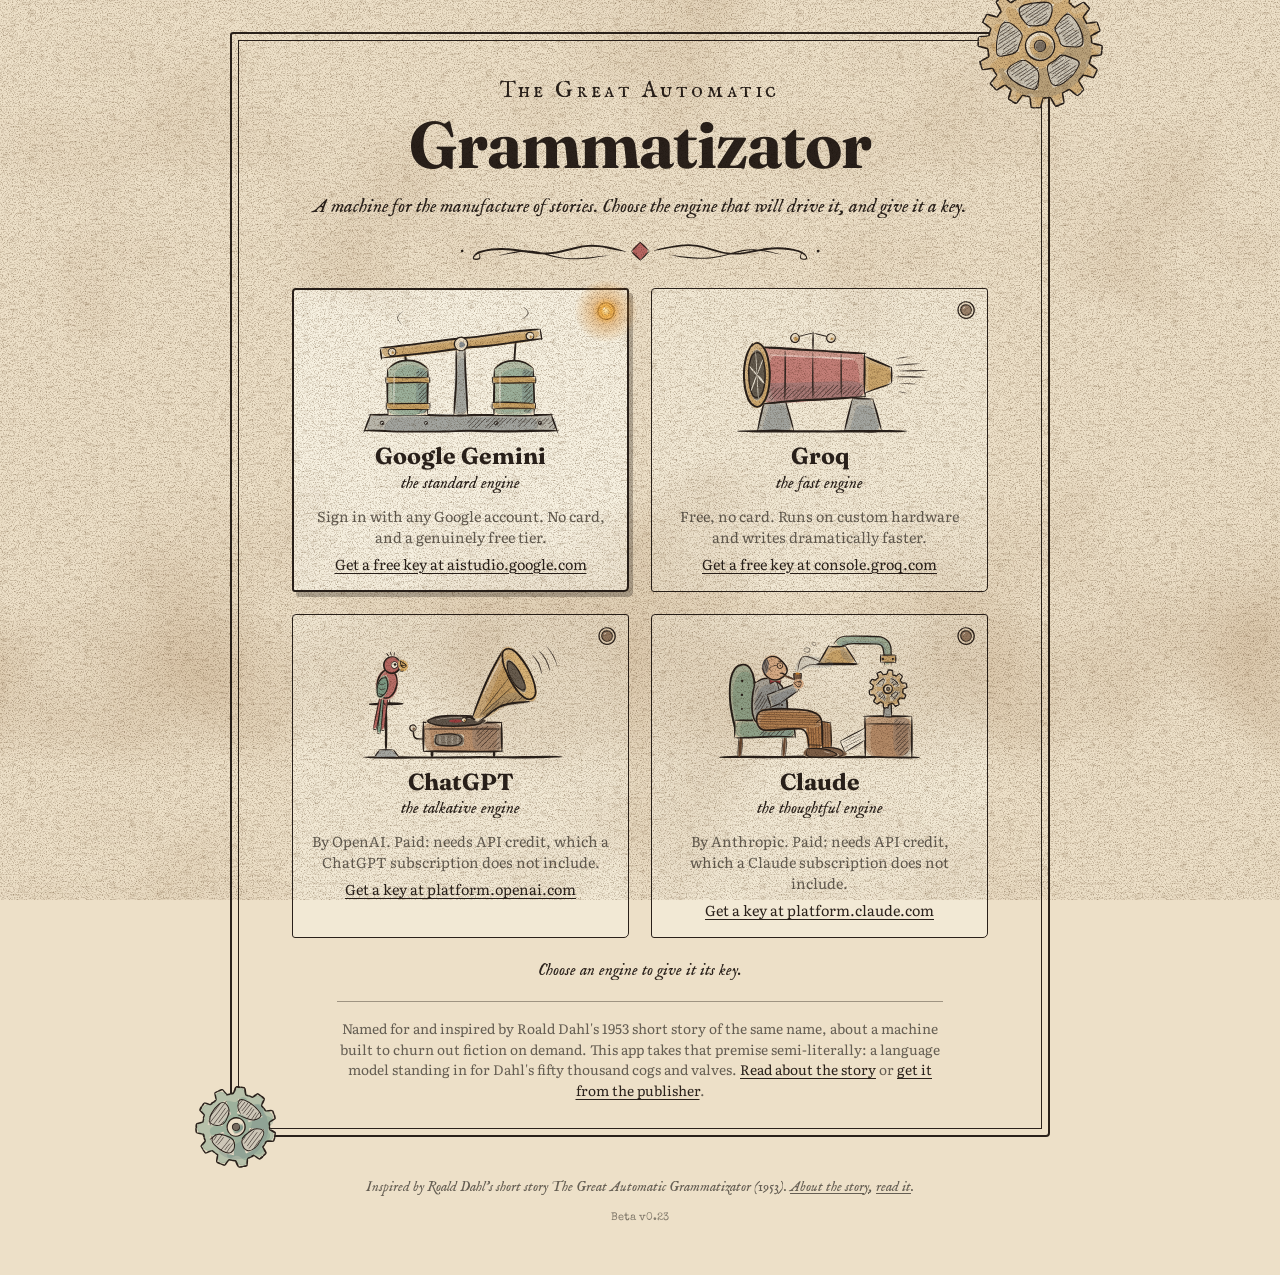
<file: index.html>
<!doctype html>
<html lang="en">
<head>
<meta charset="utf-8">
<meta name="viewport" content="width=device-width, initial-scale=1">
<title>The Great Automatic Grammatizator</title>
<meta name="description" content="Pull the lever. Watch the machine write, line by line, in real time.">
<link rel="stylesheet" href="css/tokens.css">
<link rel="stylesheet" href="css/layout.css">
<link rel="stylesheet" href="css/base.css">
<link rel="stylesheet" href="css/connect.css">
<link rel="stylesheet" href="css/ignition.css">
<link rel="stylesheet" href="css/stage.css">
<link rel="stylesheet" href="css/console.css">
<link rel="stylesheet" href="css/animations.css">
</head>
<body>

<!-- ============================================================ -->
<!-- SCREEN 1: Engine connect, drawn as a title page               -->
<!-- ============================================================ -->
<main id="screen-connect" class="screen screen-connect" data-screen="connect">
  <div class="frontispiece">
    <img class="frontispiece-cog frontispiece-cog--a" src="assets/svg/parts/cog-a.svg" alt="">
    <img class="frontispiece-cog frontispiece-cog--b" src="assets/svg/parts/cog-b.svg" alt="">

    <h1 class="connect-title"><span class="connect-title-small">The Great Automatic</span> Grammatizator</h1>
    <p class="connect-subtitle">A machine for the manufacture of stories. Choose the engine that will drive it, and give it a key.</p>
    <img class="flourish" src="assets/svg/parts/flourish.svg" alt="">

    <fieldset class="engine-choice" id="engine-choice">
      <legend class="visually-hidden">AI Engine</legend>

      <label class="engine-card" data-engine-card="gemini">
        <input type="radio" name="engine" value="gemini" checked>
        <img class="engine-card-art" src="assets/svg/parts/engine-gemini.svg" alt="">
        <span class="engine-card-name">Google Gemini</span>
        <span class="engine-card-tag">the standard engine</span>
        <span class="engine-card-desc">Sign in with any Google account. No card, and a genuinely free tier.
          <a class="engine-card-link" href="https://aistudio.google.com/apikey" target="_blank" rel="noopener noreferrer">Get a free key at aistudio.google.com</a>
        </span>
      </label>

      <label class="engine-card" data-engine-card="groq">
        <input type="radio" name="engine" value="groq">
        <img class="engine-card-art" src="assets/svg/parts/engine-groq.svg" alt="">
        <span class="engine-card-name">Groq</span>
        <span class="engine-card-tag">the fast engine</span>
        <span class="engine-card-desc">Free, no card. Runs on custom hardware and writes dramatically faster.
          <a class="engine-card-link" href="https://console.groq.com/keys" target="_blank" rel="noopener noreferrer">Get a free key at console.groq.com</a>
        </span>
      </label>

      <label class="engine-card" data-engine-card="openai">
        <input type="radio" name="engine" value="openai">
        <img class="engine-card-art" src="assets/svg/parts/engine-openai.svg" alt="">
        <span class="engine-card-name">ChatGPT</span>
        <span class="engine-card-tag">the talkative engine</span>
        <span class="engine-card-desc">By OpenAI. Paid: needs API credit, which a ChatGPT subscription does not include.
          <a class="engine-card-link" href="https://platform.openai.com/api-keys" target="_blank" rel="noopener noreferrer">Get a key at platform.openai.com</a>
        </span>
      </label>

      <label class="engine-card" data-engine-card="claude">
        <input type="radio" name="engine" value="claude">
        <img class="engine-card-art" src="assets/svg/parts/engine-claude.svg" alt="">
        <span class="engine-card-name">Claude</span>
        <span class="engine-card-tag">the thoughtful engine</span>
        <span class="engine-card-desc">By Anthropic. Paid: needs API credit, which a Claude subscription does not include.
          <a class="engine-card-link" href="https://platform.claude.com/settings/keys" target="_blank" rel="noopener noreferrer">Get a key at platform.claude.com</a>
        </span>
      </label>
    </fieldset>

    <p class="engine-prompt">Choose an engine to give it its key.</p>

    <!-- The key goes in here, over the page, once an engine is chosen
         (engine-connect.js). With four engines the cards fill most windows, and a key
         field underneath them was out of sight. -->
    <dialog class="key-dialog" id="key-dialog" aria-labelledby="key-dialog-title">
      <form method="dialog" class="key-dialog-form" id="key-dialog-form">
        <button type="submit" value="cancel" class="key-dialog-close" aria-label="Close" formnovalidate>&times;</button>
        <img class="key-dialog-art" id="key-dialog-art" src="assets/svg/parts/engine-gemini.svg" alt="">
        <h2 class="key-dialog-title" id="key-dialog-title">Google Gemini</h2>
        <p class="key-dialog-tag" id="key-dialog-tag">the standard engine</p>
        <a class="engine-card-link key-dialog-link" id="key-dialog-link" href="https://aistudio.google.com/apikey" target="_blank" rel="noopener noreferrer">Get a free key at aistudio.google.com</a>

        <div class="key-row">
          <label class="key-field" for="api-key-input" id="api-key-field">
            <span class="key-field-label">The key</span>
            <span class="key-plate">
              <img class="key-plate-art" src="assets/svg/parts/key.svg" alt="">
              <input type="password" id="api-key-input" autocomplete="off" spellcheck="false" placeholder="Paste your API key here">
            </span>
          </label>
        </div>
        <p class="connect-error" id="connect-error" role="alert" hidden></p>
        <div class="key-dialog-actions">
          <button type="submit" value="cancel" class="key-dialog-cancel" formnovalidate>Choose another engine</button>
          <button type="button" class="plaque plaque--large" id="btn-connect">Connect the machine</button>
        </div>
        <p class="key-hint" id="api-key-hint">Follow the link above, sign in, create a key, then paste it here. The key is kept only for this browser session and sent only to the engine you chose. It is never stored on our server.</p>
      </form>
    </dialog>

    <p class="connect-inspo">Named for and inspired by Roald Dahl's 1953 short story of the same name, about a machine built to churn out fiction on demand. This app takes that premise semi-literally: a language model standing in for Dahl's fifty thousand cogs and valves. <a href="https://en.wikipedia.org/wiki/The_Great_Automatic_Grammatizator" target="_blank" rel="noopener noreferrer">Read about the story</a> or <a href="https://www.penguin.co.uk/books/192016/the-great-automatic-grammatizator-a-roald-dahl-short-story-by-dahl-roald/9781405911153" target="_blank" rel="noopener noreferrer">get it from the publisher</a>.</p>
  </div>
</main>

<!-- ============================================================ -->
<!-- SCREEN 2: Ignition. The machine warms up and asks who you are -->
<!-- ============================================================ -->
<main id="screen-ignition" class="screen screen-ignition" data-screen="ignition" hidden>
  <div class="ignition-bench">
    <div class="ignition-valves" id="ignition-valves" aria-hidden="true">
      <span class="ignition-valve"><img src="assets/svg/parts/valve.svg" alt=""><img class="ignition-valve-glow" src="assets/svg/parts/valve-glow.svg" alt=""></span>
      <span class="ignition-valve"><img src="assets/svg/parts/valve.svg" alt=""><img class="ignition-valve-glow" src="assets/svg/parts/valve-glow.svg" alt=""></span>
      <span class="ignition-valve"><img src="assets/svg/parts/valve.svg" alt=""><img class="ignition-valve-glow" src="assets/svg/parts/valve-glow.svg" alt=""></span>
      <span class="ignition-valve"><img src="assets/svg/parts/valve.svg" alt=""><img class="ignition-valve-glow" src="assets/svg/parts/valve-glow.svg" alt=""></span>
      <span class="ignition-valve"><img src="assets/svg/parts/valve.svg" alt=""><img class="ignition-valve-glow" src="assets/svg/parts/valve-glow.svg" alt=""></span>
    </div>

    <div class="ignition-tape">
      <div class="ignition-log" id="ignition-log" aria-live="polite"></div>
    </div>

    <form class="ignition-form" id="ignition-form" hidden>
      <p class="ignition-form-title">Operator's card</p>
      <label class="ignition-field">
        <span class="ignition-prompt">Name of operator</span>
        <input type="text" id="operator-name-input" autocomplete="name" maxlength="80" required>
      </label>
      <label class="ignition-field">
        <span class="ignition-prompt">Publishing agency</span>
        <input type="text" id="agency-name-input" autocomplete="organization" maxlength="80" required>
      </label>
      <button type="submit" class="plaque plaque--medium">Engage</button>
    </form>
  </div>
</main>

<!-- ============================================================ -->
<!-- SCREEN 3: The console. One drawing, 1600 x 900, scaled to fit -->
<!-- (see css/stage.css). Everything inside .safe is positioned in -->
<!-- drawing coordinates from css/layout.css.                      -->
<!-- ============================================================ -->
<main id="screen-console" class="screen screen-console" data-screen="console" hidden>
 <div class="stage-frame" id="stage-frame">
  <div class="stage" id="stage" data-machine-state="idle">
    <img class="plate" src="assets/svg/plates/console.svg" alt="">

    <div class="safe">

      <!-- ---- moving parts with no controls on them ---------------------------- -->
      <div class="scenery" aria-hidden="true">
        <!-- The room's small lives. Each is a piece of the plate lifted out into its own
             file so that it can move. The file carries its own motion; js/art.js then
             rebuilds it here as layers, which is the cheap way to play it. Positions
             are written into css/layout.css by the drawing build. -->
        <img class="sprite life life--lamp-a" src="assets/svg/parts/life-lamp-a.svg" alt="">
        <img class="sprite life life--lamp-b" src="assets/svg/parts/life-lamp-b.svg" alt="">
        <img class="sprite life life--fire" src="assets/svg/parts/life-fire.svg" alt="">
        <img class="sprite life life--needle" src="assets/svg/parts/life-needle.svg" alt="">
        <img class="sprite life life--weight" src="assets/svg/parts/life-weight.svg" alt="">
        <img class="sprite life life--drip" src="assets/svg/parts/life-drip.svg" alt="">
        <img class="sprite life life--mouse" src="assets/svg/parts/life-mouse.svg" alt="">
        <img class="sprite life life--kettle" src="assets/svg/parts/life-kettle.svg" alt="">
        <img class="sprite life life--cat" src="assets/svg/parts/life-cat.svg" alt="">
        <img class="sprite life life--peeper" src="assets/svg/parts/life-peeper.svg" alt="">
        <img class="sprite turns flywheel" src="assets/svg/parts/flywheel.svg" alt="">
        <img class="sprite turns cog-big" src="assets/svg/parts/cog-a.svg" alt="">
        <img class="sprite turns turns--back cog-mid" src="assets/svg/parts/cog-b.svg" alt="">
        <img class="sprite turns gear gear--1" src="assets/svg/parts/cog-c.svg" alt="">
        <img class="sprite turns turns--back gear gear--2" src="assets/svg/parts/cog-c.svg" alt="">
        <img class="sprite turns gear gear--3" src="assets/svg/parts/cog-c.svg" alt="">
        <img class="sprite whistle" src="assets/svg/parts/whistle.svg" alt="">
        <span class="puffs" id="puffs"></span>
        <img class="sprite bell" id="bell" src="assets/svg/parts/bell.svg" alt="">
        <img class="sprite valve-glow" style="--i:0" src="assets/svg/parts/valve-glow.svg" alt="">
        <img class="sprite valve-glow" style="--i:1" src="assets/svg/parts/valve-glow.svg" alt="">
        <img class="sprite valve-glow" style="--i:2" src="assets/svg/parts/valve-glow.svg" alt="">
        <img class="sprite valve-glow" style="--i:3" src="assets/svg/parts/valve-glow.svg" alt="">
        <img class="sprite valve-glow" style="--i:4" src="assets/svg/parts/valve-glow.svg" alt="">
      </div>

      <!-- ---- along the top ------------------------------------------------------- -->
      <h1 class="nameplate"><span class="nameplate-small">The Great Automatic</span><span class="nameplate-big">Grammatizator</span></h1>

      <!-- First in the page (so first with the Tab key) though it is drawn bottom right. -->
      <button type="button" class="lever" id="btn-pull-lever" aria-label="Pull lever: begin composing">
        <img class="lever-base" src="assets/svg/parts/lever-base.svg" alt="">
        <img class="lever-arm" id="lever-icon" src="assets/svg/parts/lever-arm.svg" alt="">
        <span class="lever-label">Pull the lever</span>
      </button>

      <div class="op-card">
        <img src="assets/svg/parts/card.svg" alt="">
        <p class="op-card-line"><span class="op-card-key">Operator</span> <span id="op-card-name"></span></p>
        <p class="op-card-line"><span class="op-card-key">Agency</span> <span id="op-card-agency"></span></p>
        <button type="button" class="tag-btn" id="btn-forget-me">Forget me</button>
      </div>

      <button type="button" class="horn" id="btn-sound" aria-pressed="true" aria-label="Sound">
        <img src="assets/svg/parts/horn.svg" alt="">
        <img class="horn-bung" src="assets/svg/parts/horn-bung.svg" alt="">
      </button>

      <!-- ---- left cabinet: the pre-selectors. Locked (shutter down) while writing -- -->
      <aside class="preselectors" id="setup-drawer">
       <div id="setup-bank">
        <h2 class="plate-text preselectors-title" id="panel-setup-heading">Pre-selector buttons</h2>
        <div class="drum-bank drum-bank--main">
        <div class="drum-row">
          <label class="drum-label" for="field-category">Category</label>
          <div class="drum">
            <select id="field-category" data-field="category">
            <option>Historical</option>
            <option>Satirical</option>
            <option>Philosophical</option>
            <option>Political</option>
            <option>Romantic</option>
            <option>Erotic</option>
            <option selected>Humorous</option>
            <option>Straight</option>
            </select>
          </div>
        </div>
        <div class="drum-row">
          <label class="drum-label" for="field-theme">Theme &amp; setting</label>
          <div class="drum">
            <select id="field-theme" data-field="theme_setting">
            <option>Army Life</option>
            <option>Pioneer Days</option>
            <option>Civil War</option>
            <option>World War</option>
            <option>Social Upheaval</option>
            <option selected>Wild West</option>
            <option>Country Life</option>
            <option>Childhood Memories</option>
            <option>Seafaring</option>
            <option>The Sea Bottom</option>
            </select>
          </div>
        </div>
        <div class="drum-row">
          <label class="drum-label" for="field-style">Style &amp; voice</label>
          <div class="drum">
            <select id="field-style" data-field="style_voice">
            <option>Classical</option>
            <option selected>Whimsical</option>
            <option>Racy</option>
            <option>Hard-Boiled</option>
            <option>Stream-of-Consciousness</option>
            <option>Gothic &amp; Dense</option>
            <option>Lyrical</option>
            </select>
          </div>
        </div>
        <div class="drum-row">
          <label class="drum-label" for="field-ending">Ending</label>
          <div class="drum">
            <select id="field-ending" data-field="ending">
            <option selected>Happy &amp; Resolved</option>
            <option>Tragic &amp; Heartbreaking</option>
            <option>A Mind-Bending Plot Twist</option>
            <option>An Unresolved Cliffhanger</option>
            </select>
          </div>
        </div>
        </div>

        <h2 class="plate-text aux-title" id="panel-auxiliary-heading">Auxiliary attachment</h2>
        <div class="drum-bank drum-bank--aux">
        <div class="drum-row">
          <label class="drum-label" for="field-characters">Cast</label>
          <div class="drum">
            <select id="field-characters" data-field="characters">
            <option selected>A Lone Protagonist</option>
            <option>A Pair (Allies or Rivals)</option>
            <option>An Ensemble Cast</option>
            </select>
          </div>
        </div>
        <div class="drum-row">
          <label class="drum-label" for="field-pov">Point of view</label>
          <div class="drum">
            <select id="field-pov" data-field="pov">
            <option selected>First Person</option>
            <option>Third Person Limited</option>
            <option>Third Person Omniscient</option>
            <option>Second Person (Novelty)</option>
            </select>
          </div>
        </div>
        <div class="drum-row">
          <label class="drum-label" for="field-tense">Tense</label>
          <div class="drum">
            <select id="field-tense" data-field="tense">
            <option selected>Past Tense</option>
            <option>Present Tense</option>
            </select>
          </div>
        </div>
        <div class="drum-row">
          <label class="drum-label" for="field-era">Era</label>
          <div class="drum">
            <select id="field-era" data-field="setting_era">
            <option selected>Victorian</option>
            <option>Interwar</option>
            <option>Contemporary</option>
            <option>Far Future</option>
            </select>
          </div>
        </div>
        <div class="drum-row">
          <label class="drum-label" for="field-audience">Audience</label>
          <div class="drum">
            <select id="field-audience" data-field="audience">
            <option>Children's</option>
            <option>Young Adult</option>
            <option selected>Adult</option>
            </select>
          </div>
        </div>
        <div class="drum-row">
          <label class="drum-label" for="field-structure">Structure</label>
          <div class="drum">
            <select id="field-structure" data-field="structure">
            <option selected>Single Unbroken Scene</option>
            <option>Chaptered Sketch</option>
            </select>
          </div>
        </div>
        </div>

        <div class="wordage">
          <label class="wordage-label" for="field-wordage">Approximate wordage</label>
          <input type="range" id="field-wordage" data-field="target_words" min="500" max="10000" step="250" value="1500">
          <span class="wordage-ends" aria-hidden="true"><span>500</span><span>10,000</span></span>
          <output class="wordage-output" id="wordage-output" for="field-wordage">1500</output>
        </div>

        <div class="slip">
          <label class="slip-label" for="field-custom">Mandatory details <span class="field-optional">(optional)</span></label>
          <input type="text" id="field-custom" data-field="custom_elements" maxlength="280" placeholder="e.g. a talking clockwork owl">
        </div>
       </div><!-- /#setup-bank -->

        <div class="shutter-clip" aria-hidden="true">
          <div class="shutter">
            <img src="assets/svg/parts/shutter.svg" alt="">
            <span class="shutter-note">Locked while the machine writes</span>
          </div>
        </div>

        <button type="button" class="crank" id="btn-scramble" aria-label="Scramble the pre-selectors" title="Scramble the pre-selectors">
          <img src="assets/svg/parts/crank.svg" alt="">
        </button>
        <p class="makers-plate">after <a href="https://en.wikipedia.org/wiki/The_Great_Automatic_Grammatizator" target="_blank" rel="noopener noreferrer">Roald Dahl</a>, 1953<br><span id="build-tag-console">Mark IV, v0.23</span></p>
      </aside>

      <!-- ---- centre: status flag, word counter, the paper, its actions ---------------- -->
      <div class="flag" aria-hidden="true"><span class="flag-lamp"></span><span id="flag-text">At rest</span></div>
      <div class="odometer" aria-hidden="true"><span class="odometer-count" id="odo-count">0000</span><span class="odometer-of">of</span><span id="odo-target">1500</span><span class="odometer-of">words</span></div>

      <section class="manuscript-slot" aria-labelledby="manuscript-heading">
        <h2 class="visually-hidden" id="manuscript-heading">Manuscript</h2>
        <div class="manuscript-paper" id="manuscript-paper">
          <p class="manuscript-placeholder" id="manuscript-placeholder">Set the pre-selectors on the left, pull out any organ stops you fancy on the right, then pull the lever.</p>
          <div class="manuscript-letterhead" id="manuscript-letterhead" hidden>
            <p class="manuscript-title" id="manuscript-title" hidden></p>
            <p class="manuscript-agency" id="manuscript-agency"></p>
            <p class="manuscript-byline" id="manuscript-byline"></p>
          </div>
          <div class="manuscript-text" id="manuscript-text" aria-live="polite"><span id="manuscript-text-content"></span><span class="write-head" id="manuscript-write-head" hidden></span></div>
          <p class="manuscript-status" id="manuscript-status" hidden></p>
          <a href="#" class="manuscript-status-link" id="switch-engine-link" hidden>Switch engines</a>
        </div>

        <div class="manuscript-actions">
          <button type="button" class="plaque plaque--small" id="btn-pause" hidden>Pause</button>
          <button type="button" class="stop-btn" id="btn-stop" hidden>Stop</button>
          <button type="button" class="plaque plaque--wide" id="btn-bind-archive" hidden>Bind &amp; archive (PDF)</button>
          <button type="button" class="plaque plaque--medium" id="btn-try-again" hidden>Try again</button>
          <button type="button" class="plaque plaque--wide" id="btn-new-manuscript" hidden>New manuscript</button>
        </div>
        <p class="console-error" id="console-error" role="alert" hidden></p>
      </section>

      <!-- ---- continuous adjusters: live while the machine writes ---------------------- -->
      <section class="panel-dials" aria-labelledby="panel-dials-heading">
        <h2 class="visually-hidden" id="panel-dials-heading">Continuous adjusters</h2>

        <div class="dial-group dial-group-pedals">
          <p class="visually-hidden">Foot pedals</p>
          <label class="pedal pedal--passion" for="dial-passion">
            <span class="gauge" aria-hidden="true"><img src="assets/svg/parts/gauge.svg" alt=""><span class="dial-name">Passion</span><img class="gauge-needle" src="assets/svg/parts/gauge-needle.svg" alt=""><img src="assets/svg/parts/gauge-glass.svg" alt=""></span>
            <span class="pedal-shoe" aria-hidden="true"><img src="assets/svg/parts/pedal.svg" alt=""></span>
            <input type="range" id="dial-passion" data-dial="passion" min="0" max="10" value="2" aria-label="Passion">
          </label>
          <label class="pedal pedal--intensity" for="dial-intensity">
            <span class="gauge" aria-hidden="true"><img src="assets/svg/parts/gauge.svg" alt=""><span class="dial-name">Intensity</span><img class="gauge-needle" src="assets/svg/parts/gauge-needle.svg" alt=""><img src="assets/svg/parts/gauge-glass.svg" alt=""></span>
            <span class="pedal-shoe" aria-hidden="true"><img src="assets/svg/parts/pedal.svg" alt=""></span>
            <input type="range" id="dial-intensity" data-dial="intensity" min="0" max="10" value="3" aria-label="Intensity">
          </label>
          <div class="governor">
            <img src="assets/svg/parts/governor-base.svg" alt="">
            <img class="governor-arms" src="assets/svg/parts/governor-arms.svg" alt="">
            <p class="safety-governor" id="safety-governor">Safety governor, engaged</p>
          </div>
        </div>

        <div class="dial-group dial-group-stops">
          <p class="plate-text stops-title">Organ stops</p>
        <div class="stop-quality">
          <p class="stop-quality-label">Tension</p>
          <div class="stop-row">
            <label class="stop-toggle"><input type="checkbox" data-stop="ticking_clock"><span class="stop-toggle-knob" aria-hidden="true"></span><span class="stop-toggle-label">Ticking Clock</span></label>
            <label class="stop-toggle"><input type="checkbox" data-stop="physical_danger"><span class="stop-toggle-knob" aria-hidden="true"></span><span class="stop-toggle-label">Physical Danger</span></label>
            <label class="stop-toggle"><input type="checkbox" data-stop="withheld_information"><span class="stop-toggle-knob" aria-hidden="true"></span><span class="stop-toggle-label">Withheld Information</span></label>
            <label class="stop-toggle"><input type="checkbox" data-stop="escalating_stakes"><span class="stop-toggle-knob" aria-hidden="true"></span><span class="stop-toggle-label">Escalating Stakes</span></label>
          </div>
        </div>
        <div class="stop-quality">
          <p class="stop-quality-label">Surprise</p>
          <div class="stop-row">
            <label class="stop-toggle"><input type="checkbox" data-stop="sudden_reversal"><span class="stop-toggle-knob" aria-hidden="true"></span><span class="stop-toggle-label">Sudden Reversal</span></label>
            <label class="stop-toggle"><input type="checkbox" data-stop="hidden_identity"><span class="stop-toggle-knob" aria-hidden="true"></span><span class="stop-toggle-label">Hidden Identity</span></label>
            <label class="stop-toggle"><input type="checkbox" data-stop="left_field_detail"><span class="stop-toggle-knob" aria-hidden="true"></span><span class="stop-toggle-label">Left-Field Detail</span></label>
            <label class="stop-toggle"><input type="checkbox" data-stop="broken_expectation"><span class="stop-toggle-knob" aria-hidden="true"></span><span class="stop-toggle-label">Broken Expectation</span></label>
          </div>
        </div>
        <div class="stop-quality">
          <p class="stop-quality-label">Humour</p>
          <div class="stop-row">
            <label class="stop-toggle"><input type="checkbox" data-stop="deadpan_understatement"><span class="stop-toggle-knob" aria-hidden="true"></span><span class="stop-toggle-label">Deadpan Understatement</span></label>
            <label class="stop-toggle"><input type="checkbox" data-stop="slapstick_mishap"><span class="stop-toggle-knob" aria-hidden="true"></span><span class="stop-toggle-label">Slapstick Mishap</span></label>
            <label class="stop-toggle"><input type="checkbox" data-stop="wordplay_wit"><span class="stop-toggle-knob" aria-hidden="true"></span><span class="stop-toggle-label">Wordplay &amp; Wit</span></label>
            <label class="stop-toggle"><input type="checkbox" data-stop="absurd_juxtaposition"><span class="stop-toggle-knob" aria-hidden="true"></span><span class="stop-toggle-label">Absurd Juxtaposition</span></label>
          </div>
        </div>
        <div class="stop-quality">
          <p class="stop-quality-label">Pathos</p>
          <div class="stop-row">
            <label class="stop-toggle"><input type="checkbox" data-stop="vulnerable_confession"><span class="stop-toggle-knob" aria-hidden="true"></span><span class="stop-toggle-label">Vulnerable Confession</span></label>
            <label class="stop-toggle"><input type="checkbox" data-stop="quiet_loss"><span class="stop-toggle-knob" aria-hidden="true"></span><span class="stop-toggle-label">Quiet Loss</span></label>
            <label class="stop-toggle"><input type="checkbox" data-stop="unspoken_longing"><span class="stop-toggle-knob" aria-hidden="true"></span><span class="stop-toggle-label">Unspoken Longing</span></label>
            <label class="stop-toggle"><input type="checkbox" data-stop="small_kindness"><span class="stop-toggle-knob" aria-hidden="true"></span><span class="stop-toggle-label">Small Kindness</span></label>
          </div>
        </div>
        <div class="stop-quality">
          <p class="stop-quality-label">Mystery</p>
          <div class="stop-row">
            <label class="stop-toggle"><input type="checkbox" data-stop="unanswered_question"><span class="stop-toggle-knob" aria-hidden="true"></span><span class="stop-toggle-label">Unanswered Question</span></label>
            <label class="stop-toggle"><input type="checkbox" data-stop="strange_detail"><span class="stop-toggle-knob" aria-hidden="true"></span><span class="stop-toggle-label">Strange Detail</span></label>
            <label class="stop-toggle"><input type="checkbox" data-stop="unreliable_narration"><span class="stop-toggle-knob" aria-hidden="true"></span><span class="stop-toggle-label">Unreliable Narration</span></label>
            <label class="stop-toggle"><input type="checkbox" data-stop="ominous_omen"><span class="stop-toggle-knob" aria-hidden="true"></span><span class="stop-toggle-label">Ominous Omen</span></label>
          </div>
        </div>
        </div>

        <div class="dial-lcd sight" id="dial-lcd" aria-hidden="true">
          <span class="sight-tube"><span class="sight-fluid" id="dial-progress-fill"></span></span>
          <img class="sight-glass" src="assets/svg/parts/sight-glass.svg" alt="">
          <span class="sight-label" id="dial-progress">Recalibrating</span>
          <span class="pistons" id="dial-lcd-idle">
            <img class="piston" src="assets/svg/parts/piston.svg" alt=""><img class="piston" src="assets/svg/parts/piston.svg" alt=""><img class="piston" src="assets/svg/parts/piston.svg" alt="">
            <img class="piston" src="assets/svg/parts/piston.svg" alt=""><img class="piston" src="assets/svg/parts/piston.svg" alt=""><img class="piston" src="assets/svg/parts/piston.svg" alt="">
          </span>
        </div>
      </section>


    </div><!-- /.safe -->
  </div><!-- /.stage -->
 </div><!-- /.stage-frame -->

  <div class="too-small" id="too-small" hidden>
    <img src="assets/svg/parts/lever-base.svg" alt="">
    <p class="too-small-title">This machine will not fit through so small a door.</p>
    <p>It is drawn for a desktop or laptop screen. Open it there, or widen this window.</p>
  </div>
</main>

<!-- Signature ignition-to-console transition overlay -->
<div id="machine-transition" class="machine-transition" aria-hidden="true"></div>

<div class="toast" id="toast" role="status" aria-live="polite" hidden></div>

<footer class="app-footer">
  <p class="app-footer-inspo">
    Inspired by Roald Dahl's short story <em>The Great Automatic Grammatizator</em> (1953).
    <a href="https://en.wikipedia.org/wiki/The_Great_Automatic_Grammatizator" target="_blank" rel="noopener noreferrer">About the story</a>,
    <a href="https://www.penguin.co.uk/books/192016/the-great-automatic-grammatizator-a-roald-dahl-short-story-by-dahl-roald/9781405911153" target="_blank" rel="noopener noreferrer">read it</a>.
  </p>
  <p class="build-tag" id="build-tag">Beta v0.23</p>
</footer>
<div class="grain grain--page" aria-hidden="true"></div>

<script src="js/state.js"></script>
<script src="js/api.js"></script>
<script src="js/composer.js"></script>
<script src="js/sound.js"></script>
<script src="js/stage.js"></script>
<script src="js/art.js"></script>
<script src="js/machine.js"></script>
<script src="js/screens/engine-connect.js"></script>
<script src="js/screens/ignition-onboarding.js"></script>
<script src="js/screens/console.js"></script>
<script src="js/main.js"></script>
</body>
</html>
</file>
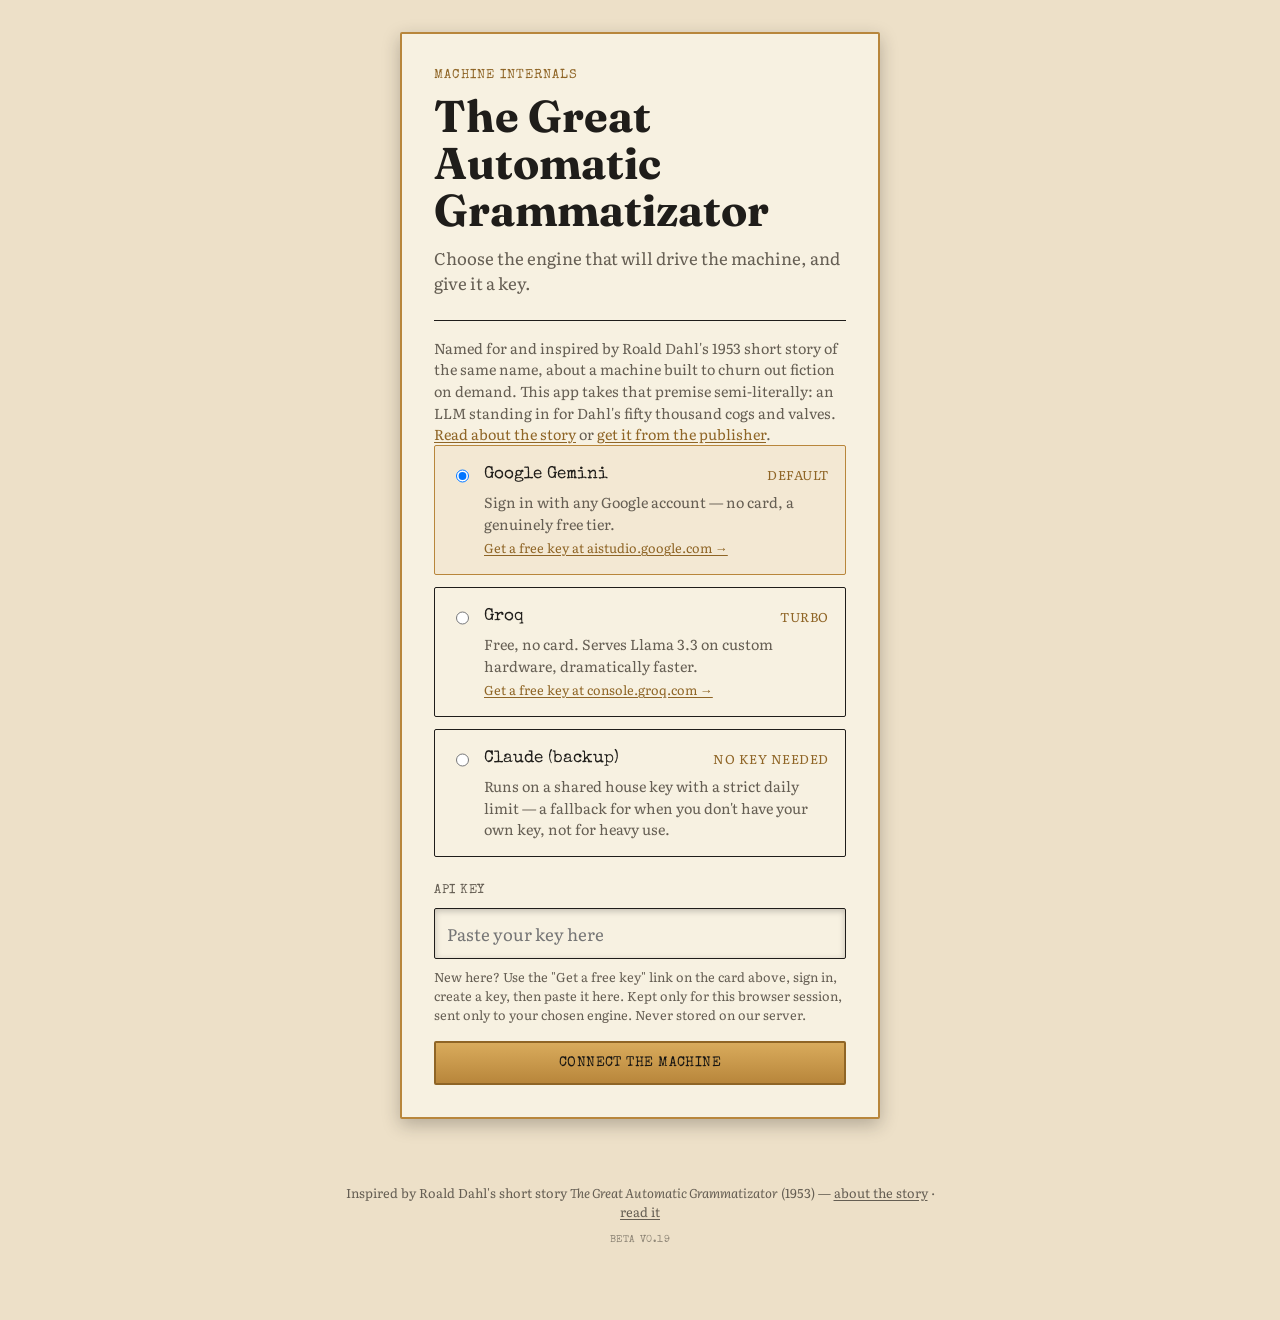
<file: frontend/index.html>
<!doctype html>
<html lang="en">
<head>
<meta charset="utf-8">
<meta name="viewport" content="width=device-width, initial-scale=1">
<title>The Great Automatic Grammatizator</title>
<meta name="description" content="Pull the levers. Watch the machine write, line by line, in real time.">
<link rel="stylesheet" href="css/tokens.css">
<link rel="stylesheet" href="css/base.css">
<link rel="stylesheet" href="css/ignition.css">
<link rel="stylesheet" href="css/console.css">
<link rel="stylesheet" href="css/animations.css">
</head>
<body>

<!-- ============================================================ -->
<!-- SCREEN 1 — Engine connect                                     -->
<!-- ============================================================ -->
<main id="screen-connect" class="screen screen-connect" data-screen="connect">
  <div class="connect-card">
    <p class="eyebrow">Machine Internals</p>
    <h1 class="connect-title">The Great Automatic<br>Grammatizator</h1>
    <p class="connect-subtitle">Choose the engine that will drive the machine, and give it a key.</p>
    <p class="connect-inspo">Named for and inspired by Roald Dahl's 1953 short story of the same name, about a machine built to churn out fiction on demand. This app takes that premise semi-literally: an LLM standing in for Dahl's fifty thousand cogs and valves. <a href="https://en.wikipedia.org/wiki/The_Great_Automatic_Grammatizator" target="_blank" rel="noopener noreferrer">Read about the story</a> or <a href="https://www.penguin.co.uk/books/192016/the-great-automatic-grammatizator-a-roald-dahl-short-story-by-dahl-roald/9781405911153" target="_blank" rel="noopener noreferrer">get it from the publisher</a>.</p>

    <fieldset class="engine-choice" id="engine-choice">
      <legend class="visually-hidden">AI Engine</legend>

      <label class="engine-card" data-engine-card="gemini">
        <input type="radio" name="engine" value="gemini" checked>
        <span class="engine-card-name">Google Gemini</span>
        <span class="engine-card-tag">Default</span>
        <span class="engine-card-desc">Sign in with any Google account — no card, a genuinely free tier.
          <a class="engine-card-link" href="https://aistudio.google.com/apikey" target="_blank" rel="noopener noreferrer">Get a free key at aistudio.google.com &rarr;</a>
        </span>
      </label>

      <label class="engine-card" data-engine-card="groq">
        <input type="radio" name="engine" value="groq">
        <span class="engine-card-name">Groq</span>
        <span class="engine-card-tag">Turbo</span>
        <span class="engine-card-desc">Free, no card. Serves Llama 3.3 on custom hardware, dramatically faster.
          <a class="engine-card-link" href="https://console.groq.com/keys" target="_blank" rel="noopener noreferrer">Get a free key at console.groq.com &rarr;</a>
        </span>
      </label>

      <label class="engine-card" data-engine-card="claude">
        <input type="radio" name="engine" value="claude">
        <span class="engine-card-name">Claude (backup)</span>
        <span class="engine-card-tag">No key needed</span>
        <span class="engine-card-desc">Runs on a shared house key with a strict daily limit — a fallback for when you don't have your own key, not for heavy use.</span>
      </label>
    </fieldset>

    <label class="field" for="api-key-input" id="api-key-field">
      <span class="field-label">API Key</span>
      <input type="password" id="api-key-input" autocomplete="off" spellcheck="false" placeholder="Paste your key here">
      <span class="field-hint" id="api-key-hint">New here? Use the "Get a free key" link on the card above, sign in, create a key, then paste it here. Kept only for this browser session, sent only to your chosen engine. Never stored on our server.</span>
    </label>
    <p class="field-hint field-standalone-hint" id="claude-key-note" hidden>No key needed — the backup engine runs on a shared house key, limited to a strict daily quota. If it's exhausted, switch to Gemini or Groq with your own free key.</p>

    <p class="connect-error" id="connect-error" role="alert" hidden></p>

    <button type="button" class="btn btn-brass btn-block" id="btn-connect">Connect the Machine</button>
  </div>
</main>

<!-- ============================================================ -->
<!-- SCREEN 2 — Ignition onboarding                                -->
<!-- ============================================================ -->
<main id="screen-ignition" class="screen screen-ignition" data-screen="ignition" hidden>
  <div class="ignition-crt">
    <div class="ignition-scanlines" aria-hidden="true"></div>
    <div class="ignition-log" id="ignition-log" aria-live="polite"></div>

    <form class="ignition-form" id="ignition-form" hidden>
      <label class="ignition-field">
        <span class="ignition-prompt">NAME OF OPERATOR&colon;</span>
        <input type="text" id="operator-name-input" autocomplete="name" maxlength="80" required>
      </label>
      <label class="ignition-field">
        <span class="ignition-prompt">PUBLISHING AGENCY&colon;</span>
        <input type="text" id="agency-name-input" autocomplete="organization" maxlength="80" required>
      </label>
      <button type="submit" class="btn btn-ignition">Engage</button>
    </form>
  </div>
</main>

<!-- ============================================================ -->
<!-- SCREEN 3 — Console                                            -->
<!-- ============================================================ -->
<main id="screen-console" class="screen screen-console" data-screen="console" hidden>

  <header class="console-header">
    <div class="console-header-inner">
      <h1 class="console-title">The Great Automatic Grammatizator</h1>
      <div class="console-header-actions">
        <button type="button" class="lever-switch lever-switch--compact" id="btn-pull-lever" aria-label="Pull lever — begin composing">
          <span class="lever-switch-plate">
            <svg class="lever-switch-icon" id="lever-icon" viewBox="0 0 40 60" aria-hidden="true"><use href="assets/svg/lever.svg#lever"></use></svg>
          </span>
          <span class="lever-switch-label">Pull Lever</span>
        </button>
        <button type="button" class="btn btn-ghost btn-small" id="btn-forget-me">Forget Me</button>
      </div>
    </div>
  </header>

  <div class="console-main">

    <!-- Setup + auxiliary panels: an off-canvas drawer, not a grid column -- it
         overlays the manuscript while open and slides fully away once locked, so the
         manuscript actually reclaims the width rather than just being uncovered. -->
    <div class="setup-drawer-clip">
      <aside class="setup-drawer" id="setup-drawer">
        <div class="setup-drawer-scroll" id="setup-bank">

      <section class="panel panel-setup" aria-labelledby="panel-setup-heading">
        <h2 class="panel-heading" id="panel-setup-heading">Pre-Selector Buttons</h2>

        <label class="field" for="field-category">
          <span class="field-label">Category</span>
          <select id="field-category" data-field="category">
            <option>Historical</option>
            <option>Satirical</option>
            <option>Philosophical</option>
            <option>Political</option>
            <option>Romantic</option>
            <option>Erotic</option>
            <option selected>Humorous</option>
            <option>Straight</option>
          </select>
        </label>

        <label class="field" for="field-theme">
          <span class="field-label">Theme &amp; Setting</span>
          <select id="field-theme" data-field="theme_setting">
            <option>Army Life</option>
            <option>Pioneer Days</option>
            <option>Civil War</option>
            <option>World War</option>
            <option>Social Upheaval</option>
            <option selected>Wild West</option>
            <option>Country Life</option>
            <option>Childhood Memories</option>
            <option>Seafaring</option>
            <option>The Sea Bottom</option>
          </select>
        </label>

        <label class="field" for="field-style">
          <span class="field-label">Style &amp; Voice</span>
          <select id="field-style" data-field="style_voice">
            <option>Classical</option>
            <option selected>Whimsical</option>
            <option>Racy</option>
            <option>Hard-Boiled</option>
            <option>Stream-of-Consciousness</option>
            <option>Gothic &amp; Dense</option>
            <option>Lyrical</option>
          </select>
        </label>

        <label class="field" for="field-ending">
          <span class="field-label">Ending</span>
          <select id="field-ending" data-field="ending">
            <option selected>Happy &amp; Resolved</option>
            <option>Tragic &amp; Heartbreaking</option>
            <option>A Mind-Bending Plot Twist</option>
            <option>An Unresolved Cliffhanger</option>
          </select>
        </label>

        <label class="field field-slider" for="field-wordage">
          <span class="field-label">Approximate Wordage <output id="wordage-output">1500</output></span>
          <input type="range" id="field-wordage" data-field="target_words" min="500" max="10000" step="250" value="1500">
        </label>

        <label class="field" for="field-custom">
          <span class="field-label">Mandatory Details <span class="field-optional">(optional)</span></span>
          <input type="text" id="field-custom" data-field="custom_elements" maxlength="280" placeholder="e.g. a talking clockwork owl">
        </label>
      </section>

      <aside class="panel panel-auxiliary" aria-labelledby="panel-auxiliary-heading">
        <h2 class="panel-heading" id="panel-auxiliary-heading">Auxiliary Attachment</h2>

        <label class="field" for="field-characters">
          <span class="field-label">Cast</span>
          <select id="field-characters" data-field="characters">
            <option selected>A Lone Protagonist</option>
            <option>A Pair (Allies or Rivals)</option>
            <option>An Ensemble Cast</option>
          </select>
        </label>

        <label class="field" for="field-pov">
          <span class="field-label">Point of View</span>
          <select id="field-pov" data-field="pov">
            <option selected>First Person</option>
            <option>Third Person Limited</option>
            <option>Third Person Omniscient</option>
            <option>Second Person (Novelty)</option>
          </select>
        </label>

        <label class="field" for="field-tense">
          <span class="field-label">Tense</span>
          <select id="field-tense" data-field="tense">
            <option selected>Past Tense</option>
            <option>Present Tense</option>
          </select>
        </label>

        <label class="field" for="field-era">
          <span class="field-label">Era</span>
          <select id="field-era" data-field="setting_era">
            <option selected>Victorian</option>
            <option>Interwar</option>
            <option>Contemporary</option>
            <option>Far Future</option>
          </select>
        </label>

        <label class="field" for="field-audience">
          <span class="field-label">Audience</span>
          <select id="field-audience" data-field="audience">
            <option>Children's</option>
            <option>Young Adult</option>
            <option selected>Adult</option>
          </select>
        </label>

        <label class="field" for="field-structure">
          <span class="field-label">Structure</span>
          <select id="field-structure" data-field="structure">
            <option selected>Single Unbroken Scene</option>
            <option>Chaptered Sketch</option>
          </select>
        </label>
      </aside>

        </div><!-- /setup-drawer-scroll (#setup-bank) -->
      </aside><!-- /setup-drawer -->
    </div><!-- /setup-drawer-clip -->

    <!-- The manuscript slot: paper feeds out here, continuously, once composing --
         a full-width sibling of the drawer, not one of its columns, so it actually
         widens once the drawer retracts. -->
    <section class="manuscript-slot" aria-labelledby="manuscript-heading">
      <h2 class="visually-hidden" id="manuscript-heading">Manuscript</h2>
      <div class="manuscript-paper" id="manuscript-paper">
        <p class="manuscript-placeholder" id="manuscript-placeholder">Set the pre-selectors, then pull the lever.</p>
        <div class="manuscript-letterhead" id="manuscript-letterhead" hidden>
          <p class="manuscript-agency" id="manuscript-agency"></p>
          <p class="manuscript-byline" id="manuscript-byline"></p>
        </div>
        <div class="manuscript-text" id="manuscript-text" aria-live="polite"><span id="manuscript-text-content"></span><span class="write-head" id="manuscript-write-head" hidden></span></div>
        <p class="manuscript-status" id="manuscript-status" hidden></p>
        <a href="#" class="manuscript-status-link" id="switch-engine-link" hidden>Switch engines &rarr;</a>
      </div>

      <div class="manuscript-actions">
        <button type="button" class="btn btn-ghost" id="btn-pause" hidden>Pause</button>
        <button type="button" class="btn btn-ghost" id="btn-stop" hidden>Stop</button>
        <button type="button" class="btn btn-brass" id="btn-bind-archive" hidden>Bind &amp; Archive (PDF)</button>
        <button type="button" class="btn btn-ghost" id="btn-new-manuscript" hidden>New Manuscript</button>
      </div>
      <p class="console-error" id="console-error" role="alert" hidden></p>
    </section>

    <!-- Continuous dials: always live, even mid-composition -->
    <section class="panel panel-dials" aria-labelledby="panel-dials-heading">
      <h2 class="panel-heading" id="panel-dials-heading">Continuous Adjusters</h2>

      <div class="dial-lcd" id="dial-lcd" aria-hidden="true">
        <div class="dial-lcd-idle" id="dial-lcd-idle">
          <span class="dial-lcd-bar"></span>
          <span class="dial-lcd-bar"></span>
          <span class="dial-lcd-bar"></span>
          <span class="dial-lcd-bar"></span>
          <span class="dial-lcd-bar"></span>
          <span class="dial-lcd-bar"></span>
        </div>
        <div class="dial-progress" id="dial-progress" hidden>
          <span class="dial-progress-label">Recalibrating…</span>
          <div class="dial-progress-track"><div class="dial-progress-fill" id="dial-progress-fill"></div></div>
        </div>
      </div>

      <div class="dial-group dial-group-stops">
        <p class="dial-group-label">Organ Stops</p>

        <div class="stop-quality">
          <p class="stop-quality-label">Tension</p>
          <div class="stop-row">
            <label class="stop-toggle"><input type="checkbox" data-stop="ticking_clock"><span class="stop-toggle-knob" aria-hidden="true"></span><span class="stop-toggle-label">Ticking Clock</span></label>
            <label class="stop-toggle"><input type="checkbox" data-stop="physical_danger"><span class="stop-toggle-knob" aria-hidden="true"></span><span class="stop-toggle-label">Physical Danger</span></label>
            <label class="stop-toggle"><input type="checkbox" data-stop="withheld_information"><span class="stop-toggle-knob" aria-hidden="true"></span><span class="stop-toggle-label">Withheld Information</span></label>
            <label class="stop-toggle"><input type="checkbox" data-stop="escalating_stakes"><span class="stop-toggle-knob" aria-hidden="true"></span><span class="stop-toggle-label">Escalating Stakes</span></label>
          </div>
        </div>

        <div class="stop-quality">
          <p class="stop-quality-label">Surprise</p>
          <div class="stop-row">
            <label class="stop-toggle"><input type="checkbox" data-stop="sudden_reversal"><span class="stop-toggle-knob" aria-hidden="true"></span><span class="stop-toggle-label">Sudden Reversal</span></label>
            <label class="stop-toggle"><input type="checkbox" data-stop="hidden_identity"><span class="stop-toggle-knob" aria-hidden="true"></span><span class="stop-toggle-label">Hidden Identity</span></label>
            <label class="stop-toggle"><input type="checkbox" data-stop="left_field_detail"><span class="stop-toggle-knob" aria-hidden="true"></span><span class="stop-toggle-label">Left-Field Detail</span></label>
            <label class="stop-toggle"><input type="checkbox" data-stop="broken_expectation"><span class="stop-toggle-knob" aria-hidden="true"></span><span class="stop-toggle-label">Broken Expectation</span></label>
          </div>
        </div>

        <div class="stop-quality">
          <p class="stop-quality-label">Humour</p>
          <div class="stop-row">
            <label class="stop-toggle"><input type="checkbox" data-stop="deadpan_understatement"><span class="stop-toggle-knob" aria-hidden="true"></span><span class="stop-toggle-label">Deadpan Understatement</span></label>
            <label class="stop-toggle"><input type="checkbox" data-stop="slapstick_mishap"><span class="stop-toggle-knob" aria-hidden="true"></span><span class="stop-toggle-label">Slapstick Mishap</span></label>
            <label class="stop-toggle"><input type="checkbox" data-stop="wordplay_wit"><span class="stop-toggle-knob" aria-hidden="true"></span><span class="stop-toggle-label">Wordplay &amp; Wit</span></label>
            <label class="stop-toggle"><input type="checkbox" data-stop="absurd_juxtaposition"><span class="stop-toggle-knob" aria-hidden="true"></span><span class="stop-toggle-label">Absurd Juxtaposition</span></label>
          </div>
        </div>

        <div class="stop-quality">
          <p class="stop-quality-label">Pathos</p>
          <div class="stop-row">
            <label class="stop-toggle"><input type="checkbox" data-stop="vulnerable_confession"><span class="stop-toggle-knob" aria-hidden="true"></span><span class="stop-toggle-label">Vulnerable Confession</span></label>
            <label class="stop-toggle"><input type="checkbox" data-stop="quiet_loss"><span class="stop-toggle-knob" aria-hidden="true"></span><span class="stop-toggle-label">Quiet Loss</span></label>
            <label class="stop-toggle"><input type="checkbox" data-stop="unspoken_longing"><span class="stop-toggle-knob" aria-hidden="true"></span><span class="stop-toggle-label">Unspoken Longing</span></label>
            <label class="stop-toggle"><input type="checkbox" data-stop="small_kindness"><span class="stop-toggle-knob" aria-hidden="true"></span><span class="stop-toggle-label">Small Kindness</span></label>
          </div>
        </div>

        <div class="stop-quality">
          <p class="stop-quality-label">Mystery</p>
          <div class="stop-row">
            <label class="stop-toggle"><input type="checkbox" data-stop="unanswered_question"><span class="stop-toggle-knob" aria-hidden="true"></span><span class="stop-toggle-label">Unanswered Question</span></label>
            <label class="stop-toggle"><input type="checkbox" data-stop="strange_detail"><span class="stop-toggle-knob" aria-hidden="true"></span><span class="stop-toggle-label">Strange Detail</span></label>
            <label class="stop-toggle"><input type="checkbox" data-stop="unreliable_narration"><span class="stop-toggle-knob" aria-hidden="true"></span><span class="stop-toggle-label">Unreliable Narration</span></label>
            <label class="stop-toggle"><input type="checkbox" data-stop="ominous_omen"><span class="stop-toggle-knob" aria-hidden="true"></span><span class="stop-toggle-label">Ominous Omen</span></label>
          </div>
        </div>
      </div>

      <div class="dial-group dial-group-pedals">
        <p class="dial-group-label">Foot Pedals</p>
        <div class="dial-row">
          <label class="pedal" for="dial-passion">
            <span class="dial-name">Passion</span>
            <input type="range" id="dial-passion" data-dial="passion" min="0" max="10" value="2">
          </label>
          <label class="pedal" for="dial-intensity">
            <span class="dial-name">Intensity</span>
            <input type="range" id="dial-intensity" data-dial="intensity" min="0" max="10" value="3">
          </label>
        </div>
        <p class="safety-governor" id="safety-governor">
          <span class="safety-governor-light" aria-hidden="true"></span>
          Safety Governor — Engaged
        </p>
      </div>
    </section>

  </div><!-- /console-main -->

</main>

<!-- Signature ignition→console transition overlay -->
<div id="machine-transition" class="machine-transition" aria-hidden="true"></div>

<div class="toast" id="toast" role="status" aria-live="polite" hidden></div>

<footer class="app-footer">
  <p class="app-footer-inspo">
    Inspired by Roald Dahl's short story <em>The Great Automatic Grammatizator</em> (1953) —
    <a href="https://en.wikipedia.org/wiki/The_Great_Automatic_Grammatizator" target="_blank" rel="noopener noreferrer">about the story</a> ·
    <a href="https://www.penguin.co.uk/books/192016/the-great-automatic-grammatizator-a-roald-dahl-short-story-by-dahl-roald/9781405911153" target="_blank" rel="noopener noreferrer">read it</a>
  </p>
  <p class="build-tag" id="build-tag">Beta v0.19</p>
</footer>

<script src="js/state.js"></script>
<script src="js/api.js"></script>
<script src="js/composer.js"></script>
<script src="js/screens/engine-connect.js"></script>
<script src="js/screens/ignition-onboarding.js"></script>
<script src="js/screens/console.js"></script>
<script src="js/main.js"></script>
</body>
</html>
</file>
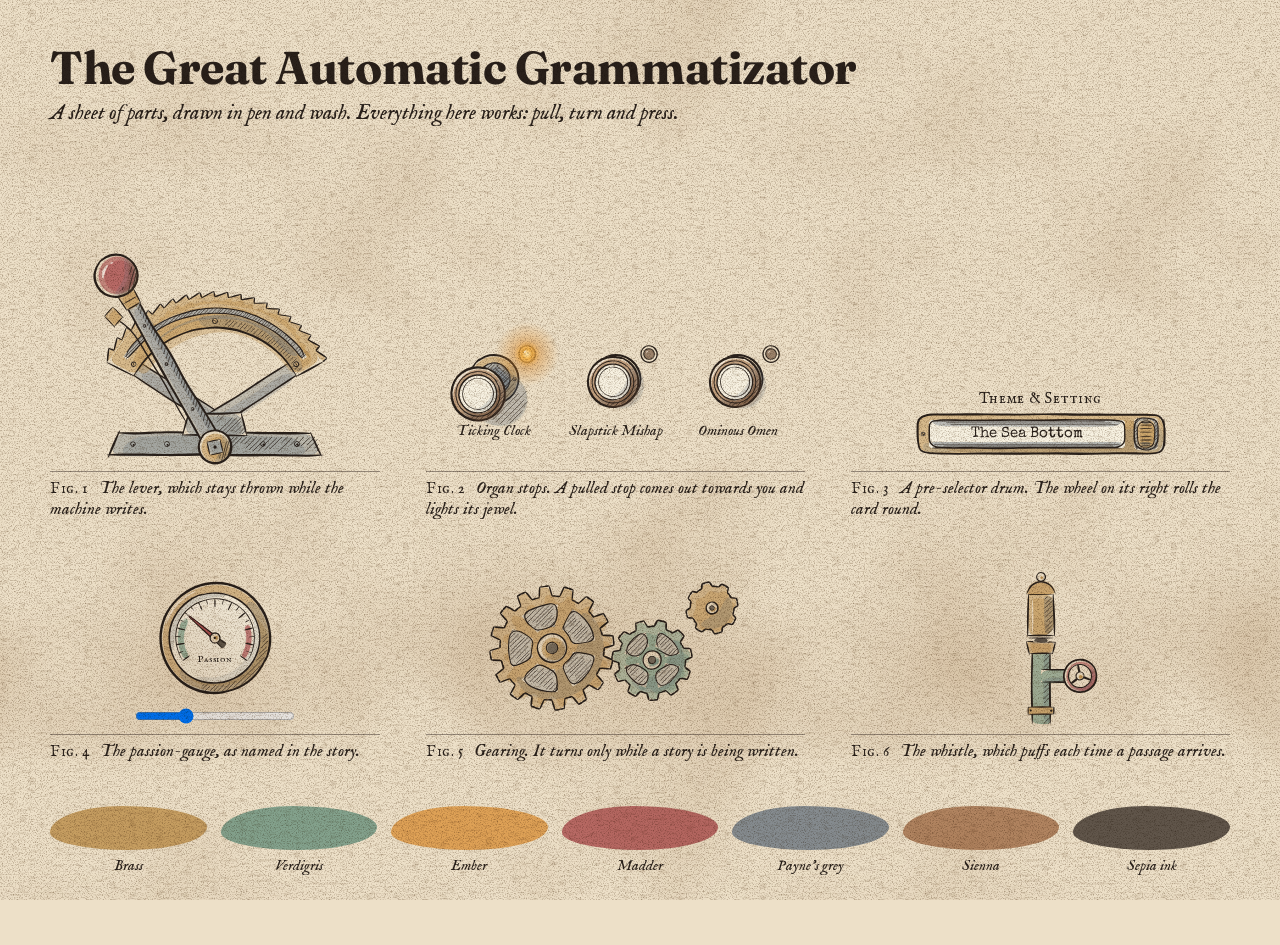
<file: tools/style-sheet.html>
<!doctype html>
<html lang="en">
<head>
<meta charset="utf-8">
<title>Grammatizator: sheet of parts</title>
<!-- A working reference for the drawing style, not part of the app. Open it through
     the dev server: http://localhost:5500/tools/style-sheet.html -->
<style>
@font-face { font-family: "Fraunces"; src: url("../assets/fonts/Fraunces/Fraunces-Bold.woff2") format("woff2"); font-weight: 700; }
@font-face { font-family: "IM Fell English"; src: url("../assets/fonts/IMFellEnglish/IMFellEnglish-Regular.woff2") format("woff2"); }
@font-face { font-family: "IM Fell English"; src: url("../assets/fonts/IMFellEnglish/IMFellEnglish-Italic.woff2") format("woff2"); font-style: italic; }
@font-face { font-family: "IM Fell English SC"; src: url("../assets/fonts/IMFellEnglishSC/IMFellEnglishSC-Regular.woff2") format("woff2"); }
@font-face { font-family: "Special Elite"; src: url("../assets/fonts/SpecialElite/SpecialElite-Regular.woff2") format("woff2"); }
:root { --paper: #ede0c8; --ink: #2a211b; }
body { margin: 0; background: var(--paper); color: var(--ink); font-family: "IM Fell English", Georgia, serif; }
.grain { position: fixed; inset: 0; background: url("../assets/svg/paper.svg"); mix-blend-mode: multiply; pointer-events: none; z-index: 9; }
main { width: 1180px; margin: 0 auto; padding: 44px 0 70px; }
h1 { font: 700 46px/1.05 "Fraunces", serif; margin: 0; letter-spacing: -0.01em; }
.sub { font-style: italic; font-size: 21px; margin: 8px 0 34px; }
.figs { display: grid; grid-template-columns: 330px 1fr 1fr; gap: 34px 46px; align-items: end; }
figure { margin: 0; }
figcaption { font-style: italic; font-size: 17px; margin-top: 10px; border-top: 1px solid rgba(42, 33, 27, 0.45); padding-top: 6px; }
figcaption b { font: 400 15px "IM Fell English SC", serif; letter-spacing: 0.04em; margin-right: 6px; }
button, label { cursor: pointer; }
.unbutton { background: none; border: 0; padding: 0; display: block; }

.lever { position: relative; width: 260px; height: 300px; margin: 0 auto; }
.lever img { position: absolute; }
.lever .base { left: 0; bottom: 0; }
.lever .arm { left: 90px; bottom: -12px; transform-origin: 40px 226px; transform: rotate(-30deg); transition: transform 420ms cubic-bezier(0.34, 1.56, 0.64, 1); }
.lever[aria-pressed="true"] .arm { transform: rotate(30deg); }

.stops { display: flex; gap: 26px; justify-content: center; }
.stop { position: relative; width: 96px; height: 118px; display: block; }
.stop input { position: absolute; opacity: 0; }
.stop img { position: absolute; }
.stop .seat { left: 16px; top: 4px; }
.stop .shadow { left: 12px; top: 2px; opacity: 0.55; transition: transform 200ms, opacity 200ms; }
.stop .shaft { left: 48px; top: 29px; transform-origin: 0 7px; transform: rotate(138deg) scaleX(0.2); transition: transform 200ms; }
.stop .knob { left: 15px; top: 9px; transition: transform 200ms cubic-bezier(0.34, 1.56, 0.64, 1); }
.stop .jewel { left: 70px; top: 0; }
.stop .glow { left: 49px; top: -21px; opacity: 0; transition: opacity 160ms; }
.stop input:checked ~ .knob { transform: translate(-13px, 12px) scale(1.06); }
.stop input:checked ~ .shaft { transform: rotate(138deg) scaleX(0.72); }
.stop input:checked ~ .shadow { transform: translate(2px, 14px) scale(1.12); opacity: 0.9; }
.stop input:checked ~ .glow { opacity: 1; }
.stop .tag { position: absolute; left: 0; right: 0; top: 80px; text-align: center; font: italic 15px/1.1 "IM Fell English", serif; }

.drum { position: relative; width: 250px; height: 42px; margin: 0 auto 16px; }
.drum img { position: absolute; left: 0; top: 0; }
.drum .wheel { left: 220px; top: 6px; }
.drum .card { position: absolute; left: 13px; top: 7px; width: 196px; height: 28px; overflow: hidden; }
.drum .card span { display: block; height: 28px; font: 14.5px/29px "Special Elite", monospace; text-align: center; transition: transform 260ms cubic-bezier(0.3, 1.4, 0.6, 1); }
.plate { font: 15px "IM Fell English SC", serif; letter-spacing: 0.05em; text-align: center; margin-bottom: 5px; }

.gauge { position: relative; width: 116px; height: 116px; margin: 0 auto; }
.gauge img { position: absolute; inset: 0; }
.gauge .needle { transform: rotate(calc(-125deg + var(--v, 0.3) * 250deg)); transition: transform 300ms cubic-bezier(0.3, 1.6, 0.6, 1); }
.gauge .name { position: absolute; left: 0; right: 0; top: 73px; text-align: center; font: 10px "IM Fell English SC", serif; letter-spacing: 0.08em; }
.spin { animation: spin 9s linear infinite; }
.spin.rev { animation-duration: 5.8s; animation-direction: reverse; }
@keyframes spin { to { transform: rotate(360deg); } }
.train { position: relative; height: 150px; }
.train img { position: absolute; }
.swatches { display: flex; gap: 14px; margin-top: 44px; font-size: 15px; font-style: italic; }
.swatches span { flex: 1; text-align: center; }
.swatches i { display: block; height: 44px; border-radius: 46% 54% 50% 50% / 60% 48% 52% 40%; margin-bottom: 6px; opacity: 0.72; }
</style>
</head>
<body>
<div class="grain"></div>
<main>
  <h1>The Great Automatic Grammatizator</h1>
  <p class="sub">A sheet of parts, drawn in pen and wash. Everything here works: pull, turn and press.</p>

  <div class="figs">
    <figure>
      <button class="unbutton lever" aria-pressed="false" onclick="this.setAttribute('aria-pressed', this.getAttribute('aria-pressed') !== 'true')">
        <img class="base" src="../assets/svg/parts/lever-base.svg" alt="">
        <img class="arm" src="../assets/svg/parts/lever-arm.svg" alt="">
      </button>
      <figcaption><b>Fig. 1</b> The lever, which stays thrown while the machine writes.</figcaption>
    </figure>

    <figure>
      <div class="stops">
        <label class="stop"><input type="checkbox" checked>
          <img class="seat" src="../assets/svg/parts/stop-seat.svg" alt=""><img class="shadow" src="../assets/svg/parts/stop-shadow.svg" alt=""><img class="shaft" src="../assets/svg/parts/stop-shaft.svg" alt=""><img class="knob" src="../assets/svg/parts/stop-knob.svg" alt=""><img class="jewel" src="../assets/svg/parts/jewel.svg" alt=""><img class="glow" src="../assets/svg/parts/jewel-glow.svg" alt="">
          <span class="tag">Ticking Clock</span></label>
        <label class="stop"><input type="checkbox">
          <img class="seat" src="../assets/svg/parts/stop-seat.svg" alt=""><img class="shadow" src="../assets/svg/parts/stop-shadow.svg" alt=""><img class="shaft" src="../assets/svg/parts/stop-shaft.svg" alt=""><img class="knob" src="../assets/svg/parts/stop-knob.svg" alt=""><img class="jewel" src="../assets/svg/parts/jewel.svg" alt=""><img class="glow" src="../assets/svg/parts/jewel-glow.svg" alt="">
          <span class="tag">Slapstick Mishap</span></label>
        <label class="stop"><input type="checkbox">
          <img class="seat" src="../assets/svg/parts/stop-seat.svg" alt=""><img class="shadow" src="../assets/svg/parts/stop-shadow.svg" alt=""><img class="shaft" src="../assets/svg/parts/stop-shaft.svg" alt=""><img class="knob" src="../assets/svg/parts/stop-knob.svg" alt=""><img class="jewel" src="../assets/svg/parts/jewel.svg" alt=""><img class="glow" src="../assets/svg/parts/jewel-glow.svg" alt="">
          <span class="tag">Ominous Omen</span></label>
      </div>
      <figcaption><b>Fig. 2</b> Organ stops. A pulled stop comes out towards you and lights its jewel.</figcaption>
    </figure>

    <figure>
      <div class="plate">Theme &amp; Setting</div>
      <div class="drum" id="drum">
        <img src="../assets/svg/parts/drum.svg" alt="">
        <div class="card"><span>The Sea Bottom</span></div>
        <button class="unbutton" style="position:absolute;left:218px;top:0;width:32px;height:42px" aria-label="Next setting"><img class="wheel" style="left:2px" src="../assets/svg/parts/thumbwheel.svg" alt=""></button>
      </div>
      <figcaption><b>Fig. 3</b> A pre-selector drum. The wheel on its right rolls the card round.</figcaption>
    </figure>

    <figure>
      <div class="gauge" id="gauge" style="--v:0.3">
        <img src="../assets/svg/parts/gauge.svg" alt=""><span class="name">Passion</span>
        <img class="needle" src="../assets/svg/parts/gauge-needle.svg" alt=""><img src="../assets/svg/parts/gauge-glass.svg" alt="">
      </div>
      <input type="range" min="0" max="10" value="3" style="display:block;margin:12px auto 0;width:160px" aria-label="Passion" oninput="document.getElementById('gauge').style.setProperty('--v', this.value / 10)">
      <figcaption><b>Fig. 4</b> The passion-gauge, as named in the story.</figcaption>
    </figure>

    <figure>
      <div class="train">
        <img class="spin" style="left:60px;top:8px" src="../assets/svg/parts/cog-a.svg" alt="">
        <img class="spin rev" style="left:182px;top:42px" src="../assets/svg/parts/cog-b.svg" alt="">
        <img class="spin" style="left:256px;top:4px;animation-duration:3.4s" src="../assets/svg/parts/cog-c.svg" alt="">
      </div>
      <figcaption><b>Fig. 5</b> Gearing. It turns only while a story is being written.</figcaption>
    </figure>

    <figure>
      <img src="../assets/svg/parts/whistle.svg" alt="" style="display:block;margin:0 auto">
      <figcaption><b>Fig. 6</b> The whistle, which puffs each time a passage arrives.</figcaption>
    </figure>
  </div>

  <div class="swatches">
    <span><i style="background:#b8863b"></i>Brass</span>
    <span><i style="background:#5b8a76"></i>Verdigris</span>
    <span><i style="background:#d98a2b"></i>Ember</span>
    <span><i style="background:#a63d40"></i>Madder</span>
    <span><i style="background:#5d6b7a"></i>Payne's grey</span>
    <span><i style="background:#9a6239"></i>Sienna</span>
    <span><i style="background:#2a211b"></i>Sepia ink</span>
  </div>
</main>
<script>
(function () {
  var options = ["The Sea Bottom", "Army Life", "Pioneer Days", "Wild West", "Seafaring", "Childhood Memories"];
  var i = 0;
  var drum = document.getElementById("drum");
  var card = drum.querySelector(".card");
  drum.querySelector("button").addEventListener("click", function () {
    i = (i + 1) % options.length;
    var next = document.createElement("span");
    next.textContent = options[i];
    card.appendChild(next);
    var old = card.firstElementChild;
    requestAnimationFrame(function () {
      old.style.transform = next.style.transform = "translateY(-28px)";
    });
    setTimeout(function () { old.remove(); next.style.transition = "none"; next.style.transform = ""; }, 280);
  });
})();
</script>
</body>
</html>
</file>
<file: css/tokens.css>
/* Design tokens for The Great Automatic Grammatizator.
   One deliberate identity — an aged brass-and-parchment machine console — rather than
   a light/dark toggle: the steampunk workshop look is the point, not a mode to escape. */

:root {
  /* ---- Palette -------------------------------------------------------- */
  --color-parchment:       #ede0c8;
  --color-parchment-dark:  #ddcda8;
  --color-parchment-shadow:#c9b98f;

  --color-iron:      #1f1d1a;
  --color-iron-soft:  #2c2925;
  --color-iron-panel: #171512;

  --color-brass:       #b8863b;
  --color-brass-light: #d9ab5c;
  --color-brass-dark:  #8f6526;

  --color-patina:  #5b8a76;
  --color-valve-glow: #d98a2b;
  --color-valve-glow-soft: rgba(217, 138, 43, 0.35);

  --color-rust: #a63d40;
  --color-slate: #655e53; /* darkened from #6b6459 -- that was 4.48:1 on --color-parchment,
    just under WCAG AA's 4.5:1 for body text (e.g. the connect screen's intro paragraph);
    this clears it at ~4.9:1 while staying visually almost identical */
  --color-slate-light: #948c7d;

  --color-paper-white: #f7f1e1;

  /* Pen-and-wash additions (mirrored in tools/draw/ink.py, which draws the artwork). */
  --color-ink: #2a211b;      /* sepia: every drawn line, and all lettering on the machine */
  --color-payne: #5d6b7a;    /* Payne's grey: shadow washes */
  --color-sienna: #9a6239;   /* wood */

  /* ---- Semantic aliases ------------------------------------------------ */
  --bg-console:        var(--color-parchment);
  --bg-panel:          var(--color-paper-white);
  --bg-ignition:       var(--color-iron-panel);
  --text-primary:      var(--color-ink);
  --text-secondary:    var(--color-slate);
  --text-on-dark:      var(--color-brass-light);
  --border-etched:     var(--color-iron);
  --accent-brass:      var(--color-brass);
  --accent-patina:     var(--color-patina);
  --accent-danger:     var(--color-rust);
  --glow-valve:        var(--color-valve-glow);

  /* ---- Type -------------------------------------------------------------
     Fraunces: display, used sparingly (title, screen headings).
     Special Elite: mechanical labels, ignition boot text, lever/dial captions.
     Literata: the manuscript itself — long-form reading face.
     IM Fell English: engraved plates and hand captions on the drawing (its small caps
     for plate titles, its italic for captions and tags). */
  --font-display: "Fraunces", "Iowan Old Style", Georgia, serif;
  --font-mechanical: "Special Elite", "Courier New", monospace;
  --font-body: "Literata", Georgia, "Times New Roman", serif;
  --font-engraved: "IM Fell English", "Iowan Old Style", Georgia, serif;
  --font-engraved-sc: "IM Fell English SC", "IM Fell English", Georgia, serif;

  --text-xs:   clamp(0.72rem, 0.68rem + 0.2vw, 0.8rem);
  --text-sm:   clamp(0.82rem, 0.78rem + 0.2vw, 0.9rem);
  --text-base: clamp(0.95rem, 0.9rem + 0.25vw, 1.05rem);
  --text-md:   clamp(1.1rem, 1rem + 0.4vw, 1.3rem);
  --text-lg:   clamp(1.4rem, 1.2rem + 0.8vw, 1.9rem);
  --text-xl:   clamp(1.9rem, 1.5rem + 1.6vw, 2.9rem);

  /* ---- Spacing (4px base) ------------------------------------------------ */
  --space-1: 0.25rem;
  --space-2: 0.5rem;
  --space-3: 0.75rem;
  --space-4: 1rem;
  --space-5: 1.5rem;
  --space-6: 2rem;
  --space-7: 3rem;
  --space-8: 4.5rem;

  /* ---- Structure ---------------------------------------------------------- */
  --radius-rivet: 2px;    /* almost-sharp — this is a riveted machine, not a soft app */
  --radius-gauge: 50%;
  --border-hairline: 1px solid var(--color-iron);
  --border-brass: 2px solid var(--color-brass);

  --shadow-panel: 0 6px 18px rgba(31, 29, 26, 0.28);
  --shadow-inset: inset 0 2px 6px rgba(31, 29, 26, 0.25);
  --shadow-glow: 0 0 14px var(--color-valve-glow-soft);

  /* ---- Motion --------------------------------------------------------------
     Character reveal pace originally derived from ~220wpm adult reading speed
     (220 words/min * ~5.5 chars/word ≈ 1210 chars/min ≈ 50ms/char); bumped 25%
     faster on request -- 48ms * 0.75 = 36ms, ≈293wpm. */
  --pace-char-ms: 36;
  --duration-quick: 180ms;
  --duration-standard: 420ms;
  --duration-signature: 1100ms;
  --ease-mechanical: cubic-bezier(0.34, 1.56, 0.64, 1); /* slight overshoot, like a lever settling */
  --ease-standard: cubic-bezier(0.4, 0, 0.2, 1);

  /* ---- Layering --------------------------------------------------------- */
  --z-scenery: 1;
  --z-controls: 2;
  --z-shutter: 3;
  --z-grain: 15;             /* paper grain, multiplied over everything drawn */
  --z-transition-overlay: 20;
  --z-toast: 30;
}

/* Reduced-motion is read once in JS (state.js) to branch behavior for JS-driven
   animation; this custom property lets pure-CSS keyframes key off the same signal. */
@media (prefers-reduced-motion: reduce) {
  :root {
    --duration-quick: 1ms;
    --duration-standard: 1ms;
    --duration-signature: 1ms;
  }
}
</file>
<file: css/layout.css>
/* Written by tools/draw/build.py from tools/draw/layout.py. Do not edit by hand:
   change layout.py and re-run the build, so the drawing moves with it. */

:root {
  --plate-w: 2100px;
  --plate-h: 1200px;
  --safe-w: 1600px;
  --safe-h: 900px;
  --safe-x: 250px;
  --safe-y: 150px;
  --left-x: 24px;
  --left-y: 128px;
  --left-w: 412px;
  --left-h: 724px;
  --shutter-x: 36px;
  --shutter-y: 170px;
  --shutter-w: 388px;
  --shutter-h: 600px;
  --aux-plate-x: 40px;
  --aux-plate-y: 350px;
  --aux-plate-w: 382px;
  --aux-plate-h: 22px;
  --wordage-x: 44px;
  --wordage-y: 640px;
  --wordage-w: 376px;
  --wordage-h: 66px;
  --slip-x: 44px;
  --slip-y: 712px;
  --slip-w: 376px;
  --slip-h: 50px;
  --crank-x: 386px;
  --crank-y: 806px;
  --nameplate-x: 560px;
  --nameplate-y: 8px;
  --nameplate-w: 480px;
  --nameplate-h: 76px;
  --head-x: 496px;
  --head-y: 82px;
  --head-w: 608px;
  --head-h: 68px;
  --flag-x: 516px;
  --flag-y: 96px;
  --flag-w: 262px;
  --flag-h: 42px;
  --odometer-x: 822px;
  --odometer-y: 96px;
  --odometer-w: 262px;
  --odometer-h: 42px;
  --platen-x: 500px;
  --platen-y: 150px;
  --platen-w: 600px;
  --platen-h: 34px;
  --paper-x: 520px;
  --paper-y: 176px;
  --paper-w: 560px;
  --paper-h: 524px;
  --tray-x: 496px;
  --tray-y: 696px;
  --tray-w: 608px;
  --tray-h: 26px;
  --rail-x: 506px;
  --rail-y: 726px;
  --rail-w: 588px;
  --rail-h: 42px;
  --well-x: 506px;
  --well-y: 772px;
  --well-w: 588px;
  --well-h: 94px;
  --gauge-passion-x: 520px;
  --gauge-passion-y: 768px;
  --pedal-passion-x: 636px;
  --pedal-passion-y: 772px;
  --governor-x: 752px;
  --governor-y: 764px;
  --pedal-intensity-x: 854px;
  --pedal-intensity-y: 772px;
  --gauge-intensity-x: 976px;
  --gauge-intensity-y: 768px;
  --right-x: 1164px;
  --right-y: 128px;
  --right-w: 412px;
  --right-h: 468px;
  --plinth-x: 1164px;
  --plinth-y: 596px;
  --plinth-w: 412px;
  --plinth-h: 256px;
  --sight-x: 1182px;
  --sight-y: 612px;
  --sight-w: 150px;
  --sight-h: 234px;
  --lever-x: 1330px;
  --lever-y: 650px;
  --card-x: 36px;
  --card-y: 26px;
  --card-w: 214px;
  --card-h: 86px;
  --whistle-x: 1352px;
  --whistle-y: 10px;
  --horn-x: 1462px;
  --horn-y: 14px;
  --horn-w: 112px;
  --horn-h: 104px;
  --drum-x: 172px;
  --drum-w: 250px;
  --drum-h: 42px;
  --drum-label-x: 40px;
  --drum-label-w: 126px;
  --drum-row: 43px;
  --drums-main-y: 176px;
  --drums-aux-y: 376px;
  --gear-x: 466px;
  --valve-x: 1134px;
  --valve-y: 204px;
  --valve-step: 74px;
  --stops-x: 1244px;
  --stops-y: 168px;
  --stop-w: 78px;
  --stop-h: 84px;
  --quality-x: 1174px;
  --quality-w: 66px;
  --lever-scale: 0.92;
  --whistle-scale: 0.7;
  --cog-a-x: 1226px;
  --cog-a-y: 70px;
  --cog-b-x: 1306px;
  --cog-b-y: 86px;
  --gear-y-1: 236px;
  --gear-y-2: 284px;
  --gear-y-3: 332px;
}

/* Where each lifted-out moving part is laid back over the plate (LIFE in layout.py). */
.life--cat { left: 228px; top: -10px; width: 124px; height: 98px; }
.life--drip { left: 1646px; top: 868px; width: 20px; height: 40px; }
.life--fire { left: -166px; top: 790px; width: 52px; height: 38px; }
.life--kettle { left: 330px; top: -26px; width: 114px; height: 146px; }
.life--lamp-a { left: 290px; top: -150px; width: 80px; height: 104px; }
.life--lamp-b { left: 1230px; top: -150px; width: 80px; height: 104px; }
.life--mouse { left: -52px; top: 872px; width: 180px; height: 28px; }
.life--needle { left: -184px; top: 418px; width: 40px; height: 40px; }
.life--peeper { left: 788px; top: 108px; width: 24px; height: 24px; }
.life--weight { left: 434px; top: 602px; width: 50px; height: 154px; }
</file>
<file: css/base.css>
/* Reset, font loading, and base typography. */

@font-face {
  font-family: "Fraunces";
  src: url("../assets/fonts/Fraunces/Fraunces-Regular.woff2") format("woff2");
  font-weight: 400;
  font-style: normal;
  font-display: swap;
}
@font-face {
  font-family: "Fraunces";
  src: url("../assets/fonts/Fraunces/Fraunces-Bold.woff2") format("woff2");
  font-weight: 700;
  font-style: normal;
  font-display: swap;
}
@font-face {
  font-family: "Special Elite";
  src: url("../assets/fonts/SpecialElite/SpecialElite-Regular.woff2") format("woff2");
  font-weight: 400;
  font-style: normal;
  font-display: swap;
}
@font-face {
  font-family: "Literata";
  src: url("../assets/fonts/Literata/Literata-Regular.woff2") format("woff2");
  font-weight: 400;
  font-style: normal;
  font-display: swap;
}
@font-face {
  font-family: "Literata";
  src: url("../assets/fonts/Literata/Literata-SemiBold.woff2") format("woff2");
  font-weight: 600;
  font-style: normal;
  font-display: swap;
}
@font-face {
  font-family: "Literata";
  src: url("../assets/fonts/Literata/Literata-Italic.woff2") format("woff2");
  font-weight: 400;
  font-style: italic;
  font-display: swap;
}

@font-face {
  font-family: "IM Fell English";
  src: url("../assets/fonts/IMFellEnglish/IMFellEnglish-Regular.woff2") format("woff2");
  font-weight: 400;
  font-style: normal;
  font-display: swap;
}
@font-face {
  font-family: "IM Fell English";
  src: url("../assets/fonts/IMFellEnglish/IMFellEnglish-Italic.woff2") format("woff2");
  font-weight: 400;
  font-style: italic;
  font-display: swap;
}
@font-face {
  font-family: "IM Fell English SC";
  src: url("../assets/fonts/IMFellEnglishSC/IMFellEnglishSC-Regular.woff2") format("woff2");
  font-weight: 400;
  font-style: normal;
  font-display: swap;
}

*, *::before, *::after {
  box-sizing: border-box;
}

html {
  color-scheme: light;
  /* This app commits to one illustrated identity rather than following the OS
     light/dark preference — see tokens.css. */
}

body {
  margin: 0;
  min-height: 100vh;
  background: var(--bg-console);
  color: var(--text-primary);
  font-family: var(--font-body);
  font-size: var(--text-base);
  line-height: 1.5;
  -webkit-font-smoothing: antialiased;
  overflow-x: hidden;
}

h1, h2, h3, p, figure {
  margin: 0;
}

button {
  font-family: inherit;
  color: inherit;
  cursor: pointer;
}

input, select, button, textarea {
  font-family: inherit;
  font-size: inherit;
}


img, svg {
  display: block;
  max-width: 100%;
}

/* A drawing that js/art.js has rebuilt in the page in place of its <img> (see there).
   It has to sit in the layout exactly as the image did. */
.art {
  display: block;
  max-width: 100%;
}

a {
  color: var(--color-brass-dark);
}

/* When the app is embedded in another site's page (as it is on the WordPress blog),
   that site's heading colour must not leak in: headings here are part of the drawing
   and take the ink colour of the screen they are on. */
.screen :is(h1, h2, h3) {
  color: inherit;
}

/* ---- Focus ---------------------------------------------------------- */
:focus {
  outline: none;
}
:focus-visible {
  outline: 3px solid var(--color-valve-glow);
  outline-offset: 2px;
  border-radius: var(--radius-rivet);
}

/* ---- Utilities -------------------------------------------------------- */
.visually-hidden {
  position: absolute;
  width: 1px;
  height: 1px;
  padding: 0;
  margin: -1px;
  overflow: hidden;
  clip: rect(0, 0, 0, 0);
  white-space: nowrap;
  border: 0;
}

.screen {
  min-height: 100vh;
  width: 100%;
}

/* Any component class that sets its own `display` (`.btn`, `.ignition-form`, etc.)
   silently outranks the browser default `[hidden] { display: none }` rule, since both
   are equal-specificity author-stylesheet-vs-UA-stylesheet rules and ours loads later.
   Without this, toggling the `hidden` property leaves the element visually visible.
   This is deliberately global and !important — `hidden` must always mean hidden. */
[hidden] {
  display: none !important;
}

/* Paper grain: one fixed sheet of noise multiplied over whatever screen is showing, so
   ink, wash, lettering and the manuscript all sit on the same tooth. Purely visual. */
.grain {
  position: fixed;
  inset: 0;
  z-index: var(--z-grain);
  background: url("../assets/svg/paper.svg");
  mix-blend-mode: multiply;
  pointer-events: none;
}

/* The console fills the window and carries its own credit (the maker's plate on the
   left cabinet), so the page footer belongs to the first two screens only. */
body:has(#screen-console:not([hidden])) .app-footer {
  display: none;
}

/* Sits in normal document flow after whichever screen is visible -- reachable by
   scrolling down, never fixed/overlapping content. */
.app-footer {
  max-width: 640px;
  margin: 0 auto;
  padding: var(--space-5) var(--space-4) var(--space-7);
  text-align: center;
  font-family: var(--font-engraved);
  font-style: italic;
  font-size: var(--text-sm);
  color: var(--text-secondary, #8a8272);
}
.app-footer a {
  color: inherit;
  text-decoration: underline;
  text-underline-offset: 2px;
}
.app-footer a:hover,
.app-footer a:focus-visible {
  color: var(--color-brass-dark);
}

/* Lives inside .app-footer now (was a separate floating corner tag that turned out
   too easy to miss entirely) -- bump the number by hand each iteration. */
.build-tag {
  margin: var(--space-3) 0 0;
  font-family: var(--font-mechanical, monospace);
  font-style: normal;
  font-size: 11px;
  color: var(--text-secondary, #8a8272);
  opacity: 0.8;
}
</file>
<file: css/connect.css>
/* Screen 1: choosing an engine and giving it a key, set out as the title page of an old
   book: a centred title, a pen flourish, two engraved plates to choose between.
   Unlike the console this is ordinary flowing layout; there is not much to it. */

.screen-connect {
  display: grid;
  place-items: center;
  padding: var(--space-6) var(--space-4) var(--space-4);
  color: var(--color-ink);
  font-family: var(--font-engraved);
}

.frontispiece {
  position: relative;
  width: min(820px, 100%);
  padding: 46px 60px 34px;
  text-align: center;
  /* a double pen rule, as round a title page */
  border: 2px solid var(--color-ink);
  outline: 1px solid var(--color-ink);
  outline-offset: -9px;
  border-radius: 3px 5px 4px 6px;
}

/* Two cogs caught behind the corners of the rule. Decoration only. */
.frontispiece-cog {
  position: absolute;
  pointer-events: none;
}
.frontispiece-cog--a { right: -58px; top: -54px; width: 132px; rotate: 11deg; }
.frontispiece-cog--b { left: -40px; bottom: -36px; width: 88px; rotate: -8deg; }

.connect-title {
  font-family: var(--font-display);
  font-weight: 700;
  font-size: clamp(2.6rem, 1.8rem + 3.4vw, 4.1rem);
  line-height: 1;
  letter-spacing: -0.015em;
}
.connect-title-small {
  display: block;
  margin-bottom: 10px;
  font-family: var(--font-engraved-sc);
  font-weight: 400;
  font-size: 0.34em;
  letter-spacing: 0.16em;
}

.connect-subtitle {
  max-width: 34em;
  margin: 16px auto 0;
  font-style: italic;
  font-size: 1.22rem;
  line-height: 1.35;
}

.flourish {
  width: 380px;
  max-width: 80%;
  margin: 16px auto 22px;
}

/* ---- the two engines ------------------------------------------------------------- */

.engine-choice {
  border: 0;
  padding: 0;
  margin: 0 0 26px;
  display: grid;
  grid-template-columns: 1fr 1fr;
  gap: 22px;
}

.engine-card {
  position: relative;
  display: grid;
  justify-items: center;
  align-content: start;
  gap: 2px;
  padding: 18px 18px 16px;
  background: rgba(247, 241, 225, 0.55);
  border: 1.5px solid var(--color-ink);
  border-radius: 4px 3px 5px 3px;
  cursor: pointer;
  transition: background var(--duration-quick) var(--ease-standard), translate var(--duration-quick) var(--ease-standard), box-shadow var(--duration-quick) var(--ease-standard);
}
.engine-card:hover { translate: 0 -2px; }
/* Chosen: the plate lifts off the page and its jewel lights. */
.engine-card:has(input:checked) {
  background: var(--color-paper-white);
  border-width: 2.5px;
  padding: 17px 17px 15px;
  box-shadow: 4px 5px 0 rgba(42, 33, 27, 0.3);
}
.engine-card:has(input:focus-visible) {
  outline: 3px solid var(--color-valve-glow);
  outline-offset: 3px;
}

/* The radio button is a jewel, as on the machine's organ stops. */
.engine-card input {
  appearance: none;
  -webkit-appearance: none;
  position: absolute;
  right: 10px;
  top: 10px;
  width: 22px;
  height: 22px;
  margin: 0;
  background: url("../assets/svg/parts/jewel.svg") center / contain no-repeat;
  cursor: pointer;
}
.engine-card input::after {
  content: "";
  position: absolute;
  inset: -21px;
  background: url("../assets/svg/parts/jewel-glow.svg") center / contain no-repeat;
  opacity: 0;
  transition: opacity var(--duration-quick) var(--ease-standard);
}
.engine-card input:checked::after { opacity: 1; }
.engine-card input:focus-visible { outline: none; }

.engine-card-art {
  width: 210px;
  height: 128px;
  margin-bottom: 6px;
}
.engine-card-name {
  font-family: var(--font-display);
  font-weight: 700;
  font-size: 1.45rem;
  line-height: 1.1;
}
.engine-card-tag {
  font-style: italic;
  font-size: 1.05rem;
}
.engine-card-desc {
  margin-top: 8px;
  font-family: var(--font-body);
  font-size: 0.9rem;
  line-height: 1.45;
  color: var(--color-slate);
}
.engine-card-link {
  display: block;
  margin-top: 6px;
  color: var(--color-ink);
  text-underline-offset: 3px;
}

/* ---- the key ------------------------------------------------------------------------- */

.key-row {
  display: flex;
  align-items: flex-end;
  justify-content: center;
  gap: 22px;
}
.key-field { flex: 1 1 auto; max-width: 400px; text-align: left; }
.key-field-label {
  display: block;
  margin: 0 0 4px 4px;
  font-family: var(--font-engraved-sc);
  font-size: 1rem;
  letter-spacing: 0.06em;
}
/* A brass escutcheon: the key lies along it and the field is the slot beside. */
.key-plate {
  display: flex;
  align-items: center;
  gap: 10px;
  height: 46px;
  padding: 0 12px 0 10px;
  background: linear-gradient(180deg, rgba(217, 171, 92, 0.75), rgba(184, 134, 59, 0.7));
  border: 2px solid var(--color-ink);
  border-radius: 23px 6px 6px 23px;
}
.key-plate-art { width: 84px; flex: none; }
.key-plate input {
  flex: 1 1 auto;
  min-width: 0;
  height: 30px;
  padding: 2px 8px 0;
  border: 1.5px solid var(--color-ink);
  border-radius: 2px;
  background: var(--color-paper-white);
  box-shadow: inset 0 2px 3px rgba(42, 33, 27, 0.22);
  color: var(--color-ink);
  font-family: var(--font-mechanical);
  font-size: 15px;
}
.key-plate input::placeholder { color: var(--color-slate); opacity: 0.8; }

.connect-error {
  margin: 14px 0 0;
  scroll-margin-block: 28px;   /* engine-connect.js scrolls to it; keep it off the window's edge */
  color: var(--color-rust);
  font-family: var(--font-mechanical);
  font-size: 0.95rem;
}

.key-hint,
.connect-inspo {
  max-width: 44em;
  margin: 16px auto 0;
  font-family: var(--font-body);
  font-size: 0.86rem;
  line-height: 1.5;
  color: var(--color-slate);
}
.connect-inspo {
  margin-top: 18px;
  padding-top: 16px;
  border-top: 1px solid rgba(42, 33, 27, 0.4);
}
.connect-inspo a { color: var(--color-ink); text-underline-offset: 3px; }

/* ---- the key dialog --------------------------------------------------------------- */

.engine-prompt {
  margin: -6px 0 0;
  font-style: italic;
  font-size: 1.05rem;
}

/* A card laid over the page once an engine is chosen (engine-connect.js). */
.key-dialog {
  width: min(560px, calc(100vw - 32px));
  max-height: calc(100dvh - 32px);
  padding: 0;
  overflow: auto;
  background: var(--color-parchment);
  color: var(--color-ink);
  border: 2.5px solid var(--color-ink);
  border-radius: 4px 3px 5px 3px;
  box-shadow: 6px 8px 0 rgba(42, 33, 27, 0.35);
}
.key-dialog::backdrop {
  background: rgba(42, 33, 27, 0.55);
}
.key-dialog-form {
  position: relative;
  display: grid;
  /* one column, never wider than the dialog, however long a line inside it */
  grid-template-columns: minmax(0, 1fr);
  justify-items: center;
  gap: 4px;
  padding: 26px 30px 22px;
  text-align: center;
}
.key-dialog-close {
  position: absolute;
  right: 8px;
  top: 4px;
  width: 40px;
  height: 40px;
  padding: 0;
  border: 0;
  background: none;
  color: var(--color-ink);
  font-size: 30px;
  line-height: 1;
  cursor: pointer;
}
.key-dialog-close:focus-visible,
.key-dialog-cancel:focus-visible {
  outline: 3px solid var(--color-valve-glow);
  outline-offset: 2px;
}
.key-dialog-art { width: 210px; height: 128px; }
.key-dialog-title {
  margin: 4px 0 0;
  font-family: var(--font-display);
  font-weight: 700;
  font-size: 1.6rem;
  line-height: 1.1;
}
.key-dialog-tag { margin: 0; font-style: italic; font-size: 1.05rem; }
.key-dialog-link { margin: 6px 0 14px; font-family: var(--font-body); font-size: 0.95rem; }
.key-dialog .key-row { width: 100%; }
.key-dialog .key-field { max-width: none; }
.key-dialog .connect-error { margin: 10px 0 0; }
.key-dialog-actions {
  display: flex;
  flex-wrap: wrap;
  align-items: center;
  justify-content: center;
  gap: 12px 22px;
  margin-top: 16px;
}
.key-dialog-cancel {
  padding: 6px 4px;
  border: 0;
  background: none;
  color: var(--color-ink);
  font-family: var(--font-body);
  font-size: 0.95rem;
  text-decoration: underline;
  text-underline-offset: 3px;
  cursor: pointer;
}
.key-dialog .key-hint { margin-top: 14px; }

@media (prefers-reduced-motion: no-preference) {
  .key-dialog[open] { animation: key-dialog-in 180ms var(--ease-standard); }
  @keyframes key-dialog-in {
    from { opacity: 0; translate: 0 10px; }
  }
}

@media (max-width: 700px) {
  .key-dialog-form { padding: 22px 16px 18px; }
  .key-dialog-actions { flex-direction: column-reverse; }
  .frontispiece { padding: 34px 22px 26px; min-width: 0; }
  /* At its desktop size the one long word would push the page wider than a phone. */
  .connect-title { font-size: min(2.6rem, 9vw); }
  .engine-choice { grid-template-columns: 1fr; }
  .key-row { flex-direction: column; align-items: stretch; }
  .key-field { max-width: none; }
  .frontispiece-cog { display: none; }
}
</file>
<file: css/ignition.css>
/* Screen 2: the machine warming up. Five valves, a strip of ticker tape that the boot
   lines are typed onto (each one lights the next valve, see ignition-onboarding.js),
   then the operator's card to fill in. Same paper, same ink as everything else: this is
   the same machine, a minute earlier. */

.screen-ignition {
  display: grid;
  place-items: center;
  padding: var(--space-6) var(--space-4);
  color: var(--color-ink);
  font-family: var(--font-engraved);
}

.ignition-bench {
  width: min(620px, 100%);
  display: grid;
  justify-items: center;
  gap: 18px;
}

/* ---- valves ---------------------------------------------------------------------------- */

.ignition-valves {
  display: flex;
  gap: 26px;
  padding: 0 26px;
  border-bottom: 2.5px solid var(--color-ink);
}
.ignition-valve {
  position: relative;
  width: 56px;
  height: 84px;
  filter: saturate(0.5);
  transition: filter 500ms var(--ease-standard);
}
.ignition-valve img { position: absolute; inset: 0; }
.ignition-valve .ignition-valve-glow {
  inset: -18px -14px -8px;
  width: 84px;
  height: 110px;
  opacity: 0;
  transition: opacity 700ms var(--ease-standard);
}
.ignition-valve.is-lit { filter: none; }
.ignition-valve.is-lit .ignition-valve-glow { opacity: 1; }

/* ---- ticker tape -------------------------------------------------------------------------- */

.ignition-tape {
  width: 100%;
  min-height: 158px;
  padding: 14px 30px 12px;
  background: var(--color-paper-white);
  border-block: 1.5px solid var(--color-ink);
  /* torn off at both ends */
  clip-path: polygon(0 0, 100% 0, 98.6% 14%, 100% 30%, 98.8% 46%, 100% 62%, 98.6% 80%, 100% 100%,
                     0 100%, 1.4% 84%, 0 66%, 1.2% 50%, 0 34%, 1.4% 16%);
}
.ignition-log {
  font-family: var(--font-mechanical);
  font-size: 1.05rem;
  line-height: 1.6;
}

/* ---- the operator's card --------------------------------------------------------------------- */

.ignition-form {
  width: min(430px, 100%);
  display: grid;
  gap: 16px;
  padding: 20px 26px 22px;
  background: var(--color-paper-white);
  border: 1.5px solid var(--color-ink);
  border-radius: 3px 5px 3px 4px;
  box-shadow: 4px 5px 0 rgba(42, 33, 27, 0.28);
  rotate: -0.8deg;
}
.ignition-form-title {
  font-family: var(--font-engraved-sc);
  font-size: 1.15rem;
  letter-spacing: 0.1em;
  text-align: center;
}
.ignition-field { display: block; }
.ignition-prompt {
  display: block;
  font-style: italic;
  font-size: 1.05rem;
}
/* written on a ruled line, not typed into a box */
.ignition-field input {
  width: 100%;
  height: 36px;
  padding: 4px 2px 0;
  border: 0;
  border-bottom: 1.5px solid var(--color-ink);
  border-radius: 0;
  background: transparent;
  color: var(--color-ink);
  font-family: var(--font-mechanical);
  font-size: 1.1rem;
  caret-color: var(--color-rust);
}
.ignition-field input:focus-visible {
  outline: none;
  border-bottom: 3px solid var(--color-valve-glow);
}
.ignition-form .plaque { justify-self: center; margin-top: 4px; }
</file>
<file: css/stage.css>
/* The stage: the console is ONE drawing on a fixed canvas, scaled as a whole to fit the
   window, rather than a layout that reflows. Every part has a single position in
   drawing coordinates (css/layout.css, written from tools/draw/layout.py).

   - The plate is 2100 x 1200. Its middle 1600 x 900 (.safe) is always fully visible;
     the rest is extra workshop that wider or taller windows get to see.
   - js/stage.js sets --stage-scale = the largest scale at which .safe still fits.
   - Below a floor (see stage.js) the stage stops shrinking and the screen scrolls
     instead, so small laptop windows pan round the drawing rather than getting
     unreadable lettering. Phones get a notice: this is a desktop machine, on purpose. */

.screen-console {
  position: fixed;
  inset: 0;
  overflow: auto;
  background: var(--color-parchment);
  color: var(--color-ink);
  font-family: var(--font-engraved);
}

.stage-frame {
  position: relative;
  overflow: hidden;
  width: max(100%, calc(var(--safe-w) * var(--stage-scale, 1)));
  height: max(100%, calc(var(--safe-h) * var(--stage-scale, 1)));
}

/* No will-change here on purpose: promoting the whole stage to its own layer makes
   the browser rasterise it once at scale 1 and stretch the bitmap, which blurs every
   line and letter. Left alone, it re-rasterises crisply at whatever scale is set. */
.stage {
  position: absolute;
  left: 50%;
  top: 50%;
  width: var(--plate-w);
  height: var(--plate-h);
  transform: translate(-50%, -50%) scale(var(--stage-scale, 1));
}

.plate {
  position: absolute;
  inset: 0;
  width: 100%;
  height: 100%;
  max-width: none;
  pointer-events: none;
  user-select: none;
}

.safe {
  position: absolute;
  left: var(--safe-x);
  top: var(--safe-y);
  width: var(--safe-w);
  height: var(--safe-h);
}

.safe img {
  max-width: none;
  user-select: none;
  -webkit-user-drag: none;
}

/* ---- moving parts with nothing to click ------------------------------------------- */

.scenery {
  position: absolute;
  inset: 0;
  z-index: var(--z-scenery);
  pointer-events: none;
}

.sprite {
  position: absolute;
}

.flywheel   { left: 1605px; top: 527px; width: 246px; }
.cog-big    { left: calc(var(--cog-a-x) - 53px); top: calc(var(--cog-a-y) - 53px); width: 106px; }
.cog-mid    { left: calc(var(--cog-b-x) - 44px); top: calc(var(--cog-b-y) - 44px); width: 88px; }
.gear       { left: calc(var(--gear-x) - 30px); width: 60px; }
.gear--1    { top: calc(var(--gear-y-1) - 30px); }
.gear--2    { top: calc(var(--gear-y-2) - 30px); rotate: 22.5deg; }   /* also --rest in animations.css */
.gear--3    { top: calc(var(--gear-y-3) - 30px); }

.whistle {
  left: var(--whistle-x);
  top: var(--whistle-y);
  width: calc(120px * var(--whistle-scale));
}
.puffs {
  position: absolute;
  left: calc(var(--whistle-x) + 42px);
  top: calc(var(--whistle-y) + 6px);
  width: 0;
  height: 0;
}
.puffs img {
  position: absolute;
  left: -34px;
  top: -52px;
  width: 68px;
}

.bell {
  left: 1036px;
  top: 28px;
  width: 56px;
  transform-origin: 50% 0;
}

.valve-glow {
  left: calc(var(--valve-x) - 34px);
  top: calc(var(--valve-y) + var(--i) * var(--valve-step) - 46px);
  width: 68px;
  opacity: 0;
  transition: opacity 600ms var(--ease-standard);
}

/* ---- lettering on the machine -------------------------------------------------------- */

/* Engraved on a small enamel plate: the cabinet titles. */
.plate-text {
  position: absolute;
  margin: 0;
  font-family: var(--font-engraved-sc);
  font-weight: 400;
  font-size: 13.5px;
  line-height: 20px;
  letter-spacing: 0.05em;
  text-align: center;
  white-space: nowrap;
}

.nameplate {
  position: absolute;
  left: var(--nameplate-x);
  top: var(--nameplate-y);
  width: var(--nameplate-w);
  height: var(--nameplate-h);
  margin: 0;
  text-align: center;
  font-weight: 400;
  z-index: var(--z-controls);
}
.nameplate-small {
  display: block;
  margin-top: 17px;
  font-family: var(--font-engraved-sc);
  font-size: 14px;
  line-height: 1;
  letter-spacing: 0.14em;
}
.nameplate-big {
  display: block;
  font-family: var(--font-display);
  font-weight: 700;
  font-size: 37px;
  line-height: 1.08;
  letter-spacing: -0.01em;
}

/* ---- the operator's card, top left ------------------------------------------------------ */

.op-card {
  position: absolute;
  left: var(--card-x);
  top: var(--card-y);
  width: 214px;
  height: 92px;
  rotate: -2.2deg;
  z-index: var(--z-controls);
}
.op-card > img {
  position: absolute;
  inset: 0;
}
.op-card-line {
  position: absolute;
  left: 15px;
  right: 14px;
  margin: 0;
  font-family: var(--font-mechanical);
  font-size: 13px;
  line-height: 1;
  white-space: nowrap;
  overflow: hidden;
  text-overflow: ellipsis;
}
.op-card-line:nth-of-type(1) { top: 20px; }
.op-card-line:nth-of-type(2) { top: 44px; }
.op-card-key {
  font-family: var(--font-engraved);
  font-style: italic;
  font-size: 13.5px;
  margin-right: 4px;
}

/* A paper luggage-tag: the small "tear-off" buttons. */
.tag-btn {
  position: absolute;
  right: 6px;
  bottom: -4px;
  width: 92px;
  height: 28px;
  padding: 0 4px 2px 16px;
  border: 0;
  background: url("../assets/svg/parts/tag.svg") center / 100% 100% no-repeat;
  font-family: var(--font-engraved);
  font-style: italic;
  font-size: 14px;
  line-height: 26px;
  color: var(--color-ink);
  rotate: 3deg;
  transition: rotate var(--duration-quick) var(--ease-standard), translate var(--duration-quick) var(--ease-standard);
}
.tag-btn:hover { rotate: 6deg; translate: 0 1px; }

/* ---- the ear-trumpet: sound on / off ----------------------------------------------------- */

.horn {
  position: absolute;
  left: var(--horn-x);
  top: var(--horn-y);
  width: 112px;
  height: 106px;
  padding: 0;
  border: 0;
  background: none;
  z-index: var(--z-controls);
  transform-origin: 58px 100px;
  transition: rotate var(--duration-standard) var(--ease-mechanical);
}
.horn img {
  position: absolute;
  inset: 0;
}
.horn:hover { rotate: -4deg; }
/* Muted: a cork goes in the end of it. */
.horn .horn-bung {
  opacity: 0;
  translate: -14px -6px;
  transition: opacity var(--duration-quick) var(--ease-standard), translate var(--duration-standard) var(--ease-mechanical);
}
.horn[aria-pressed="false"] .horn-bung {
  opacity: 1;
  translate: 0 0;
}

/* ---- too small a window -------------------------------------------------------------------- */

.too-small {
  position: fixed;
  inset: 0;
  z-index: 12;
  display: grid;
  place-content: center;
  justify-items: center;
  gap: var(--space-3);
  padding: var(--space-5);
  background: var(--color-parchment);
  text-align: center;
  font-family: var(--font-engraved);
  font-size: 18px;
  color: var(--color-ink);
}
.too-small img { width: 200px; }
.too-small p { max-width: 30ch; }
.too-small-title {
  font-family: var(--font-display);
  font-weight: 700;
  font-size: 24px;
  line-height: 1.15;
}
</file>
<file: css/console.css>
/* The console's working controls, each laid over its place on the drawing.

   Every control here is still the native element it always was (a <select>, a
   checkbox, a range input, a <button>): the artwork is images placed around or behind
   it. That is what keeps keyboard use and screen readers working, and why
   js/screens/console.js could stay almost untouched. Positions come from
   css/layout.css; sizes of the artwork come from tools/draw/parts.py. */

.preselectors,
.panel-dials,
.dial-group,
.manuscript-slot {
  position: absolute;
  left: 0;
  top: 0;
}
.preselectors,
.manuscript-slot,
.dial-group,
.flag,
.odometer,
.lever {
  z-index: var(--z-controls);
}

.field-optional {
  font-style: italic;
  font-family: var(--font-engraved);
  letter-spacing: 0;
}

/* ---- pre-selector drums ------------------------------------------------------------------ */

.preselectors-title {
  left: calc(var(--left-x) + var(--left-w) / 2 - 84px);
  top: calc(var(--left-y) + 18px);
  width: 168px;
}
.aux-title {
  left: calc(var(--aux-plate-x) + 96px);
  top: calc(var(--aux-plate-y) + 1px);
  width: calc(var(--aux-plate-w) - 192px);
}

.drum-bank {
  position: absolute;
  left: var(--drum-label-x);
}
.drum-bank--main { top: var(--drums-main-y); }
.drum-bank--aux  { top: var(--drums-aux-y); }

.drum-row {
  display: flex;
  align-items: center;
  height: var(--drum-row);
}
.drum-label {
  width: var(--drum-label-w);
  margin-right: 6px;
  text-align: right;
  font-family: var(--font-engraved-sc);
  font-size: 14.5px;
  letter-spacing: 0.03em;
  white-space: nowrap;
}

/* The frame is an image; the card showing through its window is the <select> itself,
   stripped of its chrome, so the text you read is the real control's own value and
   clicking the window opens the real list. */
.drum {
  position: relative;
  width: var(--drum-w);
  height: var(--drum-h);
  background: url("../assets/svg/parts/drum.svg") center / 100% 100% no-repeat;
}
.drum-window {
  position: absolute;
  left: 13px;
  top: 7px;
  width: 196px;
  height: 28px;
  overflow: hidden;
  border-radius: 3px;
}
.drum select {
  appearance: none;
  -webkit-appearance: none;
  display: block;
  width: 100%;
  height: 100%;
  padding: 1px 4px 0;
  border: 0;
  border-radius: 0;
  background: transparent;
  box-shadow: none;
  color: var(--color-ink);
  font-family: var(--font-mechanical);
  font-size: 13px;
  letter-spacing: -0.01em;
  text-align: center;
  text-align-last: center;
  cursor: pointer;
  opacity: 1;
}
.drum select:focus-visible {
  outline: none;
}
.drum:has(select:focus-visible) {
  outline: 3px solid var(--color-valve-glow);
  outline-offset: 1px;
  border-radius: 8px;
}
.drum-wheel {
  position: absolute;
  left: 220px;
  top: 6px;
  width: 20px;
  height: 30px;
  padding: 0;
  border: 0;
  background: none;
}
.drum-wheel img { display: block; width: 20px; height: 30px; }
.drum-wheel:active img { translate: 0 1.5px; }

/* ---- wordage regulator ---------------------------------------------------------------------- */

.wordage {
  position: absolute;
  left: var(--wordage-x);
  top: var(--wordage-y);
  width: var(--wordage-w);
  height: var(--wordage-h);
}
.wordage input[type="range"] {
  appearance: none;
  -webkit-appearance: none;
  position: absolute;
  left: 3px;
  top: -2px;
  width: 266px;
  height: 48px;
  min-height: 0;
  margin: 0;
  padding: 0;
  background: transparent;
  cursor: grab;
}
.wordage input[type="range"]::-webkit-slider-runnable-track {
  height: 48px;
  background: transparent;
  box-shadow: none;
}
.wordage input[type="range"]::-moz-range-track {
  height: 48px;
  background: transparent;
}
.wordage input[type="range"]::-webkit-slider-thumb {
  -webkit-appearance: none;
  width: 30px;
  height: 46px;
  margin-top: 1px;
  border: 0;
  border-radius: 0;
  box-shadow: none;
  background: url("../assets/svg/parts/regulator-knob.svg") center / 30px 46px no-repeat;
}
.wordage input[type="range"]::-moz-range-thumb {
  width: 30px;
  height: 46px;
  border: 0;
  border-radius: 0;
  background: url("../assets/svg/parts/regulator-knob.svg") center / 30px 46px no-repeat;
}
.wordage input[type="range"]:focus-visible {
  outline: 3px solid var(--color-valve-glow);
  outline-offset: 0;
}
.wordage-label {
  position: absolute;
  left: 46px;
  top: 51px;
  width: 180px;
  text-align: center;
  font-family: var(--font-engraved-sc);
  font-size: 13px;
  letter-spacing: 0.03em;
  white-space: nowrap;
}
.wordage-ends {
  position: absolute;
  left: 8px;
  top: 52px;
  width: 256px;
  display: flex;
  justify-content: space-between;
  font-family: var(--font-engraved);
  font-style: italic;
  font-size: 12px;
  pointer-events: none;
}
.wordage-output {
  position: absolute;
  left: 282px;
  top: 28px;
  width: 84px;
  height: 26px;
  font-family: var(--font-mechanical);
  font-size: 17px;
  line-height: 28px;
  letter-spacing: 0.12em;
  text-align: center;
}

/* ---- the mandatory-details slip -------------------------------------------------------------- */

.slip {
  position: absolute;
  left: var(--slip-x);
  top: var(--slip-y);
  width: var(--slip-w);
  height: var(--slip-h);
}
.slip-label {
  position: absolute;
  left: 4px;
  top: -3px;
  font-family: var(--font-engraved-sc);
  font-size: 13px;
  letter-spacing: 0.03em;
}
.slip input {
  position: absolute;
  left: 11px;
  top: 20px;
  width: calc(100% - 22px);
  height: 25px;
  padding: 2px 6px 0;
  border: 0;
  background: transparent;
  color: var(--color-ink);
  font-family: var(--font-mechanical);
  font-size: 14px;
}
.slip input::placeholder {
  color: var(--color-slate);
  opacity: 0.75;
  font-style: italic;
}
.slip input:focus-visible {
  outline: 3px solid var(--color-valve-glow);
  outline-offset: 0;
}

/* ---- the tambour shutter: down and locked while the machine writes ------------------------- */

.shutter-clip {
  position: absolute;
  left: var(--shutter-x);
  top: var(--shutter-y);
  width: var(--shutter-w);
  height: var(--shutter-h);
  overflow: hidden;
  pointer-events: none;
  z-index: var(--z-shutter);
}
.shutter {
  position: absolute;
  inset: 0;
  transform: translateY(-101%);
  transition: transform 720ms cubic-bezier(0.5, 0, 0.3, 1.18);
}
.shutter img { display: block; width: 100%; height: 100%; }
.preselectors.is-locked .shutter {
  transform: translateY(0);
}
.preselectors.is-locked .shutter-clip {
  pointer-events: auto;
}
.shutter-note {
  position: absolute;
  left: 50%;
  top: 44%;
  translate: -50% -50%;
  rotate: -3deg;
  padding: 7px 16px 6px;
  background: var(--color-paper-white);
  border: 1.5px solid var(--color-ink);
  border-radius: 2px 3px 2px 4px;
  box-shadow: 2px 3px 0 rgba(42, 33, 27, 0.28);
  font-family: var(--font-engraved);
  font-style: italic;
  font-size: 16px;
  white-space: nowrap;
}

/* ---- bottom rail of the left cabinet ---------------------------------------------------------- */

.crank {
  position: absolute;
  left: calc(var(--crank-x) - 42px);
  top: calc(var(--crank-y) - 42px);
  width: 84px;
  height: 84px;
  padding: 0;
  border: 0;
  border-radius: 50%;
  background: none;
}
.crank img { display: block; transition: rotate var(--duration-standard) var(--ease-mechanical); }
.crank:hover:not(:disabled) img { rotate: 18deg; }
.crank:disabled { cursor: default; }

.makers-plate {
  position: absolute;
  left: calc(var(--left-x) + 116px - 70px);
  top: calc(var(--left-y) + var(--left-h) - 78px + 21px);
  width: 140px;
  margin: 0;
  text-align: center;
  font-family: var(--font-engraved);
  font-style: italic;
  font-size: 13px;
  line-height: 1.2;
}
.makers-plate a { color: inherit; text-underline-offset: 2px; }
.makers-plate span {
  font-family: var(--font-engraved-sc);
  font-style: normal;
  font-size: 11.5px;
  letter-spacing: 0.05em;
}

/* ---- the head: status flag and word counter ---------------------------------------------------- */

.flag,
.odometer {
  position: absolute;
  height: 30px;
  display: flex;
  align-items: center;
  justify-content: center;
  gap: 8px;
  font-family: var(--font-mechanical);
  font-size: 15px;
  line-height: 1;
  padding-top: 3px;
  white-space: nowrap;
}
.flag {
  left: calc(var(--flag-x) + 6px);
  top: calc(var(--flag-y) + 6px);
  width: calc(var(--flag-w) - 12px);
}
.odometer {
  left: calc(var(--odometer-x) + 6px);
  top: calc(var(--odometer-y) + 6px);
  width: calc(var(--odometer-w) - 12px);
}
.odometer-count { letter-spacing: 0.16em; font-size: 17px; }
.odometer-of {
  font-family: var(--font-engraved);
  font-style: italic;
  font-size: 14px;
}
.flag-lamp {
  width: 11px;
  height: 11px;
  margin-top: -3px;
  border-radius: 50%;
  border: 1.5px solid var(--color-ink);
  background: var(--color-slate-light);
  transition: background var(--duration-standard) var(--ease-standard), box-shadow var(--duration-standard) var(--ease-standard);
}
[data-machine-state="composing"] .flag-lamp { background: var(--color-valve-glow); box-shadow: 0 0 8px var(--color-valve-glow); }
[data-machine-state="paused"] .flag-lamp    { background: var(--color-brass-light); }
[data-machine-state="concluded"] .flag-lamp { background: var(--color-patina); }
[data-machine-state="jammed"] .flag-lamp    { background: var(--color-rust); box-shadow: 0 0 8px var(--color-rust); }

/* ---- the paper -------------------------------------------------------------------------------- */

/* The sheet itself is drawn on the plate; this is the live text laid on it. It is a
   bounded box that scrolls on its own once full (see followWriteHead in console.js),
   so the reader's eye stays put and the machine never moves. */
.manuscript-paper {
  position: absolute;
  left: var(--paper-x);
  top: calc(var(--paper-y) + 20px);
  width: var(--paper-w);
  height: calc(var(--paper-h) - 30px);
  padding: 14px 46px 28px 50px;
  overflow-y: auto;
  overscroll-behavior: contain;
  scrollbar-width: thin;
  scrollbar-color: rgba(42, 33, 27, 0.4) transparent;
  color: var(--color-ink);
}

.manuscript-placeholder {
  margin: 150px auto 0;
  max-width: 24em;
  text-align: center;
  font-family: var(--font-engraved);
  font-style: italic;
  font-size: 21px;
  line-height: 1.35;
  color: var(--color-slate);
}

.manuscript-letterhead {
  border-bottom: 1.5px solid var(--color-ink);
  padding-bottom: 9px;
  margin-bottom: 14px;
  text-align: center;
}
/* Only shown once the machine has actually titled the manuscript (after composition
   finishes), so the letterhead does not jump while writing is still in progress. */
.manuscript-title {
  font-family: var(--font-display);
  font-weight: 700;
  font-size: 27px;
  line-height: 1.12;
  margin-bottom: 5px;
}
.manuscript-agency {
  font-family: var(--font-engraved-sc);
  font-size: 16px;
  letter-spacing: 0.08em;
}
.manuscript-byline {
  font-family: var(--font-engraved);
  font-style: italic;
  font-size: 14.5px;
  color: var(--color-slate);
}

.manuscript-text {
  font-family: var(--font-body);
  font-size: 17px;
  line-height: 1.68;
  white-space: pre-wrap;
}
/* The story opens on a drop capital, as an old book would. */
.manuscript-text::first-letter {
  float: left;
  margin: 5px 7px 0 0;
  font-family: var(--font-display);
  font-weight: 700;
  font-size: 54px;
  line-height: 0.82;
}

/* The write-head: a little type slug on its bar, at the end of the newest word. */
.manuscript-text .write-head {
  display: inline-block;
  width: 11px;
  height: 18px;
  margin-left: 2px;
  vertical-align: -3px;
  background: url("../assets/svg/parts/hammer.svg") center / contain no-repeat;
}

/* The status line stays in the page for screen readers and for the messages a reader
   must actually see (finished, paused, jammed and why). While writing, the flag and
   the counter above the paper say it instead. */
.manuscript-status {
  clear: both;
  margin: 18px 0 0;
  padding-top: 10px;
  border-top: 1px dashed rgba(42, 33, 27, 0.5);
  font-family: var(--font-mechanical);
  font-size: 13.5px;
  line-height: 1.4;
  color: var(--color-ink);
}
.manuscript-status.is-composing {
  position: absolute;
  width: 1px;
  height: 1px;
  margin: -1px;
  padding: 0;
  overflow: hidden;
  clip: rect(0, 0, 0, 0);
  white-space: nowrap;
  border: 0;
}
.manuscript-status.is-concluded { color: #3f6a58; }
.manuscript-status.is-jammed { color: var(--color-rust); }
.manuscript-status.is-paused { color: var(--color-slate); }

.manuscript-status-link {
  display: inline-block;
  margin-top: 6px;
  font-family: var(--font-mechanical);
  font-size: 13.5px;
  color: var(--color-ink);
  text-underline-offset: 3px;
}

/* ---- plaques on the rail: what you can do with the manuscript --------------------------------- */

.manuscript-actions {
  position: absolute;
  left: var(--rail-x);
  top: calc(var(--rail-y) + 4px);
  width: var(--rail-w);
  height: 36px;
  display: flex;
  align-items: center;
  justify-content: center;
  gap: 16px;
}

.plaque {
  flex: none;
  height: 34px;
  padding: 0 14px 4px;
  border: 0;
  background: center / 100% 100% no-repeat;
  color: var(--color-ink);
  font-family: var(--font-engraved-sc);
  font-size: 15.5px;
  letter-spacing: 0.04em;
  line-height: 30px;
  white-space: nowrap;
  transition: translate var(--duration-quick) var(--ease-standard), filter var(--duration-quick) var(--ease-standard);
}
.plaque--small  { width: 96px;  background-image: url("../assets/svg/parts/plaque-96.svg"); }
.plaque--medium { width: 140px; background-image: url("../assets/svg/parts/plaque-140.svg"); }
.plaque--wide   { width: 196px; background-image: url("../assets/svg/parts/plaque-196.svg"); }
.plaque--large  { width: 260px; height: 44px; line-height: 39px; font-size: 18px; background-image: url("../assets/svg/parts/plaque-260.svg"); }
.plaque:hover:not(:disabled) { translate: 0 -1px; filter: brightness(1.06); }
.plaque:active:not(:disabled) { translate: 0 2px; }
.plaque:disabled { opacity: 0.6; cursor: not-allowed; }

.stop-btn {
  flex: none;
  width: 50px;
  height: 50px;
  margin: -8px 0;
  padding: 0 0 2px;
  border: 0;
  border-radius: 50%;
  background: url("../assets/svg/parts/stop-button.svg") center / 100% 100% no-repeat;
  color: var(--color-paper-white);
  font-family: var(--font-engraved-sc);
  font-size: 13px;
  letter-spacing: 0.04em;
  text-shadow: 0 1px 0 rgba(42, 33, 27, 0.6);
  transition: scale var(--duration-quick) var(--ease-standard);
}
.stop-btn:hover { scale: 1.05; }
.stop-btn:active { scale: 0.94; }

.console-error {
  position: absolute;
  left: calc(var(--tray-x) + 40px);
  top: calc(var(--tray-y) - 36px);
  width: calc(var(--tray-w) - 80px);
  margin: 0;
  padding: 7px 14px 6px;
  background: var(--color-paper-white);
  border: 1.5px solid var(--color-rust);
  border-radius: 2px 4px 3px 2px;
  box-shadow: 2px 3px 0 rgba(42, 33, 27, 0.25);
  color: var(--color-rust);
  font-family: var(--font-mechanical);
  font-size: 13.5px;
  text-align: center;
  rotate: -0.6deg;
}

/* ---- foot pedals and their gauges --------------------------------------------------------------- */

.pedal { --v: 0.2; }

.gauge {
  position: absolute;
  width: 96px;
  height: 96px;
}
.gauge img {
  position: absolute;
  inset: 0;
  width: 100%;
  height: 100%;
}
.pedal--passion .gauge   { left: var(--gauge-passion-x);   top: var(--gauge-passion-y); }
.pedal--intensity .gauge { left: var(--gauge-intensity-x); top: var(--gauge-intensity-y); }
.gauge .gauge-needle {
  rotate: calc(-125deg + var(--v) * 250deg);
  transition: rotate 320ms cubic-bezier(0.3, 1.7, 0.6, 1);
}
.dial-name {
  position: absolute;
  left: 0;
  right: 0;
  top: 61px;
  text-align: center;
  font-family: var(--font-engraved-sc);
  font-size: 9.5px;
  letter-spacing: 0.06em;
}

.pedal-shoe {
  position: absolute;
  width: 110px;
  height: 92px;
}
.pedal--passion .pedal-shoe   { left: var(--pedal-passion-x);   top: var(--pedal-passion-y); }
.pedal--intensity .pedal-shoe { left: var(--pedal-intensity-x); top: var(--pedal-intensity-y); }
/* Pressing a pedal tips it away from you: it foreshortens from the hinge at its heel. */
.pedal-shoe img {
  display: block;
  transform-origin: 50% 100%;
  transform: scaleY(calc(1 - var(--v) * 0.3));
  transition: transform 160ms var(--ease-standard);
}

/* The real control: a range input turned on its side and laid over the pedal, so
   dragging down (or the arrow keys) presses it. Invisible; the pedal is the picture. */
.pedal input[type="range"] {
  appearance: none;
  -webkit-appearance: none;
  position: absolute;
  width: 92px;
  height: 110px;
  min-height: 0;
  margin: 0;
  padding: 0;
  opacity: 0;
  rotate: 90deg;
  cursor: ns-resize;
}
.pedal--passion input[type="range"]   { left: calc(var(--pedal-passion-x) + 9px);   top: calc(var(--pedal-passion-y) - 9px); }
.pedal--intensity input[type="range"] { left: calc(var(--pedal-intensity-x) + 9px); top: calc(var(--pedal-intensity-y) - 9px); }
.pedal:has(input:focus-visible) .pedal-shoe {
  outline: 3px solid var(--color-valve-glow);
  outline-offset: 2px;
  border-radius: 4px;
}
.dial-group-pedals[data-inert="true"] .pedal-shoe { opacity: 0.6; }
.dial-group-pedals[data-inert="true"] input[type="range"] { cursor: default; }

.governor {
  position: absolute;
  left: var(--governor-x);
  top: var(--governor-y);
  width: 96px;
  height: 104px;
}
.governor img {
  position: absolute;
  inset: 0;
}
.safety-governor {
  position: absolute;
  left: 50%;
  top: 89px;
  translate: -50% 0;
  margin: 0;
  padding: 1px 8px 0;
  background: var(--color-paper-white);
  border: 1.2px solid var(--color-ink);
  border-radius: 2px;
  font-family: var(--font-engraved);
  font-style: italic;
  font-size: 11.5px;
  line-height: 15px;
  white-space: nowrap;
}

/* ---- organ stops ---------------------------------------------------------------------------------- */

.dial-group-stops {
  left: var(--quality-x);
  top: var(--stops-y);
}
.stops-title {
  left: calc(var(--right-x) + var(--right-w) / 2 - 70px - var(--quality-x));
  top: calc(var(--right-y) + 17px - var(--stops-y));
  width: 140px;
}
.stop-quality {
  display: grid;
  grid-template-columns: calc(var(--stops-x) - var(--quality-x)) repeat(4, var(--stop-w));
  height: var(--stop-h);
}
.stop-row { display: contents; }
.stop-quality-label {
  align-self: start;
  width: var(--quality-w);
  margin: 14px 0 0;
  text-align: center;
  font-family: var(--font-engraved-sc);
  font-size: 13.5px;
  line-height: 24px;
  letter-spacing: 0.04em;
}

.stop-toggle {
  position: relative;
  display: block;
  width: var(--stop-w);
  height: var(--stop-h);
  cursor: pointer;
}
.stop-toggle input {
  position: absolute;
  opacity: 0;
  width: 1px;
  height: 1px;
  pointer-events: none;
}
/* The artwork for one stop, built by js/machine.js: seat, shadow, shaft, knob, jewel. */
.stop-toggle-knob {
  position: absolute;
  left: 0;
  top: 0;
  width: var(--stop-w);
  height: 56px;
}
.stop-toggle-knob img { position: absolute; }
.stop-seat   { left: 13px; top: 2px; width: 52px; }
.stop-shadow { left: 10px; top: 0; width: 58px; opacity: 0.5; transition: translate 200ms var(--ease-standard), scale 200ms var(--ease-standard), opacity 200ms var(--ease-standard); }
.stop-shaft  { left: 39px; top: 22.5px; width: 28px; transform-origin: 0 50%; transform: rotate(138deg) scaleX(0.2); transition: transform 200ms var(--ease-standard); }
.stop-knob   { left: 14.5px; top: 3.5px; width: 49px; transition: translate 220ms var(--ease-mechanical), scale 220ms var(--ease-mechanical); }
.stop-jewel  { left: 59px; top: 0; width: 18px; }
.stop-glow   { left: 42px; top: -17px; width: 52px; opacity: 0; transition: opacity 180ms var(--ease-standard); }

.stop-toggle:hover .stop-knob { translate: -1.5px 1.5px; }
/* Pulled: the knob comes out towards you on its shaft, throws a longer shadow, and
   its jewel lights. */
.stop-toggle input:checked ~ .stop-toggle-knob .stop-knob   { translate: -8px 5px; scale: 1.05; }
.stop-toggle input:checked ~ .stop-toggle-knob .stop-shaft  { transform: rotate(148deg) scaleX(0.5); }
.stop-toggle input:checked ~ .stop-toggle-knob .stop-shadow { translate: 2px 8px; scale: 1.06; opacity: 0.95; }
.stop-toggle input:checked ~ .stop-toggle-knob .stop-glow   { opacity: 1; }
.stop-toggle input:focus-visible ~ .stop-toggle-knob {
  outline: 3px solid var(--color-valve-glow);
  outline-offset: 0;
  border-radius: 8px;
}
.stop-toggle-label {
  position: absolute;
  left: 2px;
  right: 2px;
  top: 57px;
  text-align: center;
  font-family: var(--font-engraved);
  font-style: italic;
  font-size: 12.5px;
  line-height: 1.04;
  text-wrap: balance;
}
.dial-group-stops[data-inert="true"] .stop-toggle {
  cursor: default;
  pointer-events: none;
}
.dial-group-stops[data-inert="true"] .stop-toggle-label { opacity: 0.6; }

/* ---- the sight-glass and its six little pistons -------------------------------------------------- */

.sight {
  position: absolute;
  left: var(--sight-x);
  top: var(--sight-y);
  width: var(--sight-w);
  height: var(--sight-h);
  z-index: var(--z-controls);
}
.sight-glass {
  position: absolute;
  left: 8px;
  top: 20px;
  width: 40px;
}
/* The fluid shows the real wait between moving a dial and its effect landing: it rises
   in three steps, each fired by composer.js when the matching passage actually starts
   (see showDialsPending and friends in console.js). Never a guessed duration. */
.sight-tube {
  position: absolute;
  left: 21.5px;
  top: 36px;
  width: 13px;
  height: 168px;
  background: rgba(247, 241, 225, 0.75);
  overflow: hidden;
}
.sight-fluid {
  position: absolute;
  left: 0;
  right: 0;
  bottom: 0;
  height: calc(var(--fill, 0) * 1%);
  background: linear-gradient(180deg, var(--color-valve-glow), #c2622a);
  opacity: 0.85;
  transition: height 260ms ease-out;
}
.sight-label {
  position: absolute;
  left: 56px;
  top: 22px;
  font-family: var(--font-engraved);
  font-style: italic;
  font-size: 14.5px;
}
.pistons {
  position: absolute;
  inset: 0;
}
.piston {
  position: absolute;
  width: 18px;
}
.piston:nth-child(1) { left: 55px;  top: 98px; }
.piston:nth-child(2) { left: 83px;  top: 98px; }
.piston:nth-child(3) { left: 111px; top: 98px; }
.piston:nth-child(4) { left: 55px;  top: 162px; }
.piston:nth-child(5) { left: 83px;  top: 162px; }
.piston:nth-child(6) { left: 111px; top: 162px; }

/* ---- the lever ------------------------------------------------------------------------------------- */

/* The one big physical control. Rest is leaning back to the left; pulling it throws it
   over to the right, where it STAYS (no spring-back) for as long as the machine is
   writing, until a new manuscript resets it. */
.lever {
  position: absolute;
  left: var(--lever-x);
  top: var(--lever-y);
  width: 260px;
  height: 214px;
  padding: 0;
  border: 0;
  background: none;
  transform: scale(var(--lever-scale));
  transform-origin: 0 0;
}
.lever img { position: absolute; }
.lever-base { left: 0; top: 0; }
.lever-arm {
  left: 90px;
  top: -54px;
  transform-origin: 40px 226px;
  rotate: -30deg;
  transition: rotate var(--duration-standard) var(--ease-mechanical);
}
.lever:hover:not(:disabled) .lever-arm { rotate: -24deg; }
.lever.is-engaged .lever-arm { rotate: 30deg; }
.lever:disabled { cursor: default; }
.lever:focus-visible { outline: none; }
.lever:focus-visible .lever-base {
  outline: 3px solid var(--color-valve-glow);
  outline-offset: 3px;
  border-radius: 6px;
}
.lever-label {
  position: absolute;
  left: 50%;
  top: 189px;
  translate: -50% 0;
  padding: 0 10px;
  background: var(--color-paper-white);
  border: 1.4px solid var(--color-ink);
  border-radius: 2px 3px 2px 3px;
  font-family: var(--font-engraved-sc);
  font-size: 14.5px;
  line-height: 19px;
  letter-spacing: 0.05em;
  white-space: nowrap;
  transition: opacity var(--duration-standard) var(--ease-standard);
}
.lever.is-engaged .lever-label { opacity: 0; }
</file>
<file: css/animations.css>
/* Motion. There are two kinds, and only one of them is here.

   What a drawing does by itself (the parrot, the gentleman's pipe, the cat, the kettle,
   the mouse) is written into its own SVG file by the drawing code (tools/draw/), and
   played by js/art.js, which rebuilds the drawing in the page as layers. Those files
   honour "reduce motion" themselves.

   What the PAGE moves is here: whole parts turned, slid or faded by what the machine is
   doing. The console's is keyed off two things js/machine.js sets on the stage:

     data-machine-state = idle | composing | paused | concluded | jammed
     .is-running          while the gearing is being driven (it outlives "composing" by
                          a couple of seconds, so it can coast down)

   One-off flourishes (a puff of steam, the bell, a jam's shudder, a drum rolling) are
   played from JS with the Web Animations API, as is the ignition-to-console wipe in
   main.js. The character-by-character reveal of the story is functional pacing, not
   decoration, and deliberately ignores prefers-reduced-motion (see composer.js). */

@keyframes turn {
  to { transform: rotate(360deg); }
}

/* Seen from the side, a governor turning is its arms swinging towards and away from
   you: the picture flips through edge-on and back. */
@keyframes governor-turn {
  0%, 100% { transform: scaleX(1); }
  50% { transform: scaleX(-1); }
}

@keyframes piston-bob {
  0%, 100% { transform: translateY(0); }
  50% { transform: translateY(11px); }
}

@keyframes valve-breathe {
  0%, 100% { opacity: 0.55; }
  50% { opacity: 1; }
}

@keyframes cursor-blink {
  0%, 45% { opacity: 1; }
  50%, 95% { opacity: 0; }
  100% { opacity: 1; }
}

@keyframes lamp-blink {
  0%, 100% { opacity: 1; }
  50% { opacity: 0.35; }
}

/* ---- things that turn ---------------------------------------------------------------- */

/* Each wheel carries two rotations at once, which add up.
     turn   is the machine being driven: full speed, and only while .is-running.
     creep  is the machine ticking over: the same gearing fourteen times slower (so the
            teeth still mesh), and it never stops unless the machine is paused or jammed.
   They are separate properties (transform and rotate) so that neither disturbs the
   other: when the drive coasts to a stop, the creep simply carries on from there.
   --rest is for a wheel that is drawn turned (the middle gear, by half a tooth). */
@keyframes creep {
  from { rotate: var(--rest, 0deg); }
  to { rotate: calc(var(--rest, 0deg) + 360deg); }
}

.stage { --drive: paused; --idle: running; }
.stage.is-running { --drive: running; }
/* Paused holds everything exactly where it is. A jam stops the creep too: it is stuck. */
.stage[data-machine-state="paused"] { --drive: paused; --idle: paused; }
.stage[data-machine-state="jammed"] { --idle: paused; }

.turns {
  --turn: 9s;
  animation: turn var(--turn) linear infinite, creep calc(var(--turn) * 14) linear infinite;
  animation-play-state: var(--drive), var(--idle);
}
.turns--back { animation-direction: reverse; }
.flywheel { --turn: 6.5s; }
.cog-big  { --turn: 9s; }
.cog-mid  { --turn: 6.19s; }   /* 9s x 11/16: its tooth count against the big cog's */
.gear     { --turn: 4.2s; }
.gear--2  { --rest: 22.5deg; }

.governor-arms {
  animation: governor-turn 0.9s ease-in-out infinite;
  animation-play-state: var(--drive);
}

.piston {
  animation: piston-bob 1.1s ease-in-out infinite;
  animation-play-state: var(--drive);
}
.piston:nth-child(1) { animation-delay: -1.0s; }
.piston:nth-child(2) { animation-delay: -0.7s; }
.piston:nth-child(3) { animation-delay: -0.4s; }
.piston:nth-child(4) { animation-delay: -0.9s; }
.piston:nth-child(5) { animation-delay: -0.2s; }
.piston:nth-child(6) { animation-delay: -0.55s; }

/* The pedal gauges shiver while the gearing is driven. (transform, so that it adds to
   the needle's reading, which is set with rotate.) */
@keyframes needle-shiver {
  0%, 100% { transform: rotate(-1.2deg); }
  35% { transform: rotate(1.5deg); }
  70% { transform: rotate(-0.5deg); }
}
.stage.is-running .gauge .gauge-needle { animation: needle-shiver 0.83s ease-in-out infinite; }
.stage.is-running .pedal--intensity .gauge-needle { animation-duration: 0.71s; }
.stage[data-machine-state="paused"] .gauge .gauge-needle { animation-play-state: paused; }

/* At rest, and before anyone has pulled it, the lever gives a small twitch every so
   often: this is the thing to pull. Not once it is thrown, and not under the pointer,
   where it has its own lean. */
@keyframes lever-beckon {
  0%, 84%, 100% { transform: none; }
  87% { transform: rotate(4deg); }
  90% { transform: rotate(-1deg); }
  93% { transform: rotate(2.4deg); }
  97% { transform: none; }
}
.stage[data-machine-state="idle"] .lever:not(.is-engaged):not(:hover):not(:disabled) .lever-arm {
  animation: lever-beckon 8s ease-in-out 3s infinite;
}

/* ---- valves -------------------------------------------------------------------------------- */

/* Warm but not working: a low glow that comes and goes, each valve in its own time. */
@keyframes valve-idle {
  0%, 100% { opacity: 0.12; }
  50% { opacity: 0.34; }
}
.stage[data-machine-state="idle"] .valve-glow,
.stage[data-machine-state="concluded"] .valve-glow {
  animation: valve-idle 5.6s ease-in-out infinite;
  animation-delay: calc(var(--i) * -1.37s);
}

.stage[data-machine-state="composing"] .valve-glow {
  opacity: 1;
  animation: valve-breathe 2.4s ease-in-out infinite;
  animation-delay: calc(var(--i) * -0.48s);
}
/* Waiting on the engine for the next passage: they flutter. */
.stage.is-waiting .valve-glow {
  animation-duration: 0.7s;
}
.stage[data-machine-state="paused"] .valve-glow {
  opacity: 0.45;
}

.stage[data-machine-state="jammed"] .flag-lamp {
  animation: lamp-blink 0.9s steps(1) infinite;
}

/* ---- the title page and the boot screen ---------------------------------------------------- */

/* The two cogs behind the corners of the title page turn, slowly, all the time. They
   speed up while the pointer is on "Connect the machine" (engine-connect.js: a change
   of playback rate, which unlike a change of duration does not make them jump). */
.frontispiece-cog--a { animation: turn 64s linear infinite; }
.frontispiece-cog--b { animation: turn 44s linear infinite reverse; }   /* 64s x 11/16 */

/* A valve that has lit comes up, then breathes. */
@keyframes valve-light {
  from { opacity: 0; }
  to { opacity: 0.55; }
}
.ignition-valve.is-lit .ignition-valve-glow {
  animation: valve-light 700ms var(--ease-standard) both, valve-breathe 2.6s ease-in-out 700ms infinite;
}
.ignition-valve:nth-child(2n).is-lit .ignition-valve-glow { animation-duration: 700ms, 3.1s; }
.ignition-valve:nth-child(3n).is-lit .ignition-valve-glow { animation-duration: 700ms, 2.2s; }

/* The drawings that move by themselves are normally taken apart into layers by
   js/art.js. Where that has not happened and one is still an <img>, it repaints itself
   on every frame. On a layer of its own that costs only its own few square inches;
   without one, the browser repaints whatever it sits on as well, which on the console
   is the whole plate. (will-change: opacity rather than transform, because a transform
   hint also freezes the scale the layer is drawn at, and the stage is rescaled whenever
   the window is.) */
img.life,
img.engine-card-art,
img.key-plate-art,
img.flourish {
  will-change: opacity;
}

/* ---- dozing --------------------------------------------------------------------------------- */

/* Nobody has touched the page for a few minutes (js/art.js): everything that moves
   only to be looked at stops where it is, so that an abandoned tab is not drawing
   frames. --ps is the play state of every drawing js/art.js has rebuilt; a custom
   property, because that is what crosses into their shadow trees. */
html.is-dozing .art { --ps: paused; }
html.is-dozing .stage { --idle: paused; }
html.is-dozing .frontispiece-cog,
html.is-dozing .valve-glow,
html.is-dozing .ignition-valve-glow,
html.is-dozing .lever-arm {
  animation-play-state: paused;
}

.manuscript-text .write-head {
  animation: cursor-blink 1s steps(1) infinite;
}
.stage[data-machine-state="composing"] .write-head {
  animation: none;
}

/* ---- the ignition-to-console wipe ---------------------------------------------------------- */

/* Fixed-position overlay; its keyframes are driven by element.animate() in main.js so
   the reduced-motion branch can be a structurally different animation, not just a
   faster one. */
.machine-transition {
  position: fixed;
  inset: 0;
  z-index: var(--z-transition-overlay);
  pointer-events: none;
  opacity: 0;
}

.toast {
  position: fixed;
  left: 50%;
  bottom: var(--space-6);
  transform: translateX(-50%);
  z-index: var(--z-toast);
  background: var(--color-ink);
  color: var(--color-paper-white);
  font-family: var(--font-mechanical);
  font-size: var(--text-sm);
  padding: var(--space-3) var(--space-5);
  border-radius: var(--radius-rivet);
  border: 1px solid var(--color-brass);
}

/* ---- reduced motion: no ambient loops; state is shown still ------------------------------ */

@media (prefers-reduced-motion: reduce) {
  .turns,
  .governor-arms,
  .piston,
  .gauge .gauge-needle,
  .lever .lever-arm,
  .frontispiece-cog,
  .manuscript-text .write-head,
  .stage[data-machine-state="jammed"] .flag-lamp,
  .stage .valve-glow,
  .ignition-valve .ignition-valve-glow {
    animation: none !important;
  }
  /* Still, but not dark: the state has to show without the motion. */
  .stage[data-machine-state="idle"] .valve-glow,
  .stage[data-machine-state="concluded"] .valve-glow { opacity: 0.22; }
  .shutter,
  .lever-arm,
  .stop-knob,
  .stop-shaft,
  .stop-shadow,
  .gauge .gauge-needle,
  .pedal-shoe img {
    transition-duration: 1ms;
  }
}
</file>
<file: frontend/css/tokens.css>
/* Design tokens for The Great Automatic Grammatizator.
   One deliberate identity — an aged brass-and-parchment machine console — rather than
   a light/dark toggle: the steampunk workshop look is the point, not a mode to escape. */

:root {
  /* ---- Palette -------------------------------------------------------- */
  --color-parchment:       #ede0c8;
  --color-parchment-dark:  #ddcda8;
  --color-parchment-shadow:#c9b98f;

  --color-iron:      #1f1d1a;
  --color-iron-soft:  #2c2925;
  --color-iron-panel: #171512;

  --color-brass:       #b8863b;
  --color-brass-light: #d9ab5c;
  --color-brass-dark:  #8f6526;

  --color-patina:  #5b8a76;
  --color-valve-glow: #d98a2b;
  --color-valve-glow-soft: rgba(217, 138, 43, 0.35);

  --color-rust: #a63d40;
  --color-slate: #655e53; /* darkened from #6b6459 -- that was 4.48:1 on --color-parchment,
    just under WCAG AA's 4.5:1 for body text (e.g. the connect screen's intro paragraph);
    this clears it at ~4.9:1 while staying visually almost identical */
  --color-slate-light: #948c7d;

  --color-paper-white: #f7f1e1;

  /* ---- Semantic aliases ------------------------------------------------ */
  --bg-console:        var(--color-parchment);
  --bg-panel:          var(--color-paper-white);
  --bg-ignition:       var(--color-iron-panel);
  --text-primary:      var(--color-iron);
  --text-secondary:    var(--color-slate);
  --text-on-dark:      var(--color-brass-light);
  --border-etched:     var(--color-iron);
  --accent-brass:      var(--color-brass);
  --accent-patina:     var(--color-patina);
  --accent-danger:     var(--color-rust);
  --glow-valve:        var(--color-valve-glow);

  /* ---- Type -------------------------------------------------------------
     Fraunces: display, used sparingly (title, screen headings).
     Special Elite: mechanical labels, ignition boot text, lever/dial captions.
     Literata: the manuscript itself — long-form reading face. */
  --font-display: "Fraunces", "Iowan Old Style", Georgia, serif;
  --font-mechanical: "Special Elite", "Courier New", monospace;
  --font-body: "Literata", Georgia, "Times New Roman", serif;

  --text-xs:   clamp(0.72rem, 0.68rem + 0.2vw, 0.8rem);
  --text-sm:   clamp(0.82rem, 0.78rem + 0.2vw, 0.9rem);
  --text-base: clamp(0.95rem, 0.9rem + 0.25vw, 1.05rem);
  --text-md:   clamp(1.1rem, 1rem + 0.4vw, 1.3rem);
  --text-lg:   clamp(1.4rem, 1.2rem + 0.8vw, 1.9rem);
  --text-xl:   clamp(1.9rem, 1.5rem + 1.6vw, 2.9rem);

  /* ---- Spacing (4px base) ------------------------------------------------ */
  --space-1: 0.25rem;
  --space-2: 0.5rem;
  --space-3: 0.75rem;
  --space-4: 1rem;
  --space-5: 1.5rem;
  --space-6: 2rem;
  --space-7: 3rem;
  --space-8: 4.5rem;

  /* ---- Structure ---------------------------------------------------------- */
  --drawer-width: 340px; /* the off-canvas setup drawer's own width, referenced by
    the manuscript placeholder too so its text doesn't render underneath the drawer */
  --radius-rivet: 2px;    /* almost-sharp — this is a riveted machine, not a soft app */
  --radius-gauge: 50%;
  --border-hairline: 1px solid var(--color-iron);
  --border-brass: 2px solid var(--color-brass);

  --shadow-panel: 0 6px 18px rgba(31, 29, 26, 0.28);
  --shadow-inset: inset 0 2px 6px rgba(31, 29, 26, 0.25);
  --shadow-glow: 0 0 14px var(--color-valve-glow-soft);

  /* ---- Motion --------------------------------------------------------------
     Character reveal pace originally derived from ~220wpm adult reading speed
     (220 words/min * ~5.5 chars/word ≈ 1210 chars/min ≈ 50ms/char); bumped 25%
     faster on request -- 48ms * 0.75 = 36ms, ≈293wpm. */
  --pace-char-ms: 36;
  --duration-quick: 180ms;
  --duration-standard: 420ms;
  --duration-signature: 1100ms;
  --ease-mechanical: cubic-bezier(0.34, 1.56, 0.64, 1); /* slight overshoot, like a lever settling */
  --ease-standard: cubic-bezier(0.4, 0, 0.2, 1);

  /* ---- Layering --------------------------------------------------------- */
  --z-console: 1;
  --z-panel-lock: 5;
  --z-console-header: 6;
  --z-ignition: 10;
  --z-transition-overlay: 20;
  --z-toast: 30;
}

/* Reduced-motion is read once in JS (state.js) to branch behavior for JS-driven
   animation; this custom property lets pure-CSS keyframes key off the same signal. */
@media (prefers-reduced-motion: reduce) {
  :root {
    --duration-quick: 1ms;
    --duration-standard: 1ms;
    --duration-signature: 1ms;
  }
}
</file>
<file: frontend/css/base.css>
/* Reset, font loading, and base typography. */

@font-face {
  font-family: "Fraunces";
  src: url("../assets/fonts/Fraunces/Fraunces-Regular.woff2") format("woff2");
  font-weight: 400;
  font-style: normal;
  font-display: swap;
}
@font-face {
  font-family: "Fraunces";
  src: url("../assets/fonts/Fraunces/Fraunces-Bold.woff2") format("woff2");
  font-weight: 700;
  font-style: normal;
  font-display: swap;
}
@font-face {
  font-family: "Special Elite";
  src: url("../assets/fonts/SpecialElite/SpecialElite-Regular.woff2") format("woff2");
  font-weight: 400;
  font-style: normal;
  font-display: swap;
}
@font-face {
  font-family: "Literata";
  src: url("../assets/fonts/Literata/Literata-Regular.woff2") format("woff2");
  font-weight: 400;
  font-style: normal;
  font-display: swap;
}
@font-face {
  font-family: "Literata";
  src: url("../assets/fonts/Literata/Literata-SemiBold.woff2") format("woff2");
  font-weight: 600;
  font-style: normal;
  font-display: swap;
}
@font-face {
  font-family: "Literata";
  src: url("../assets/fonts/Literata/Literata-Italic.woff2") format("woff2");
  font-weight: 400;
  font-style: italic;
  font-display: swap;
}

*, *::before, *::after {
  box-sizing: border-box;
}

html {
  color-scheme: light;
  /* This app commits to one illustrated identity rather than following the OS
     light/dark preference — see tokens.css. */
}

body {
  margin: 0;
  min-height: 100vh;
  background: var(--bg-console);
  color: var(--text-primary);
  font-family: var(--font-body);
  font-size: var(--text-base);
  line-height: 1.5;
  -webkit-font-smoothing: antialiased;
  overflow-x: hidden;
}

h1, h2, h3, p, figure {
  margin: 0;
}

button {
  font-family: inherit;
  color: inherit;
  cursor: pointer;
}

input, select, button, textarea {
  font-family: inherit;
  font-size: inherit;
}

/* iOS auto-zooms on focus if a text input computes under 16px. */
input, select, textarea {
  font-size: max(var(--text-base), 16px);
}

img, svg {
  display: block;
  max-width: 100%;
}

a {
  color: var(--color-brass-dark);
}

/* ---- Focus ---------------------------------------------------------- */
:focus {
  outline: none;
}
:focus-visible {
  outline: 3px solid var(--color-valve-glow);
  outline-offset: 2px;
  border-radius: var(--radius-rivet);
}

/* ---- Utilities -------------------------------------------------------- */
.visually-hidden {
  position: absolute;
  width: 1px;
  height: 1px;
  padding: 0;
  margin: -1px;
  overflow: hidden;
  clip: rect(0, 0, 0, 0);
  white-space: nowrap;
  border: 0;
}

.screen {
  min-height: 100vh;
  width: 100%;
}

/* Any component class that sets its own `display` (`.btn`, `.ignition-form`, etc.)
   silently outranks the browser default `[hidden] { display: none }` rule, since both
   are equal-specificity author-stylesheet-vs-UA-stylesheet rules and ours loads later.
   Without this, toggling the `hidden` property leaves the element visually visible.
   This is deliberately global and !important — `hidden` must always mean hidden. */
[hidden] {
  display: none !important;
}

/* Global horizontal-scroll guard: wide content (the manuscript slot, panels) must
   scroll internally, never the page body. */
.scroll-x {
  overflow-x: auto;
  -webkit-overflow-scrolling: touch;
}

/* Sits in normal document flow after whichever screen is visible -- reachable by
   scrolling down, never fixed/overlapping content. */
.app-footer {
  max-width: 640px;
  margin: 0 auto;
  padding: var(--space-6) var(--space-4) var(--space-8);
  text-align: center;
  font-size: var(--text-xs);
  color: var(--text-secondary, #8a8272);
}
.app-footer a {
  color: inherit;
  text-decoration: underline;
  text-underline-offset: 2px;
}
.app-footer a:hover,
.app-footer a:focus-visible {
  color: var(--color-brass-dark);
}

/* Lives inside .app-footer now (was a separate floating corner tag that turned out
   too easy to miss entirely) -- bump the number by hand each iteration. */
.build-tag {
  margin: var(--space-3) 0 0;
  font-family: var(--font-mechanical, monospace);
  font-size: 10px;
  letter-spacing: 0.06em;
  text-transform: uppercase;
  color: var(--text-secondary, #8a8272);
  opacity: 0.7;
}
</file>
<file: frontend/css/ignition.css>
/* Screen 2 — the ignition/boot sequence: the machine's electronic brain waking up.
   Dark, brass-phosphor glow (not a generic green terminal — same brass family as the
   console, this is the same machine, a different layer of it). */

.screen-ignition {
  background: var(--bg-ignition);
  display: flex;
  align-items: center;
  justify-content: center;
  padding: var(--space-5);
}

.ignition-crt {
  position: relative;
  width: min(640px, 100%);
  min-height: 360px;
  padding: var(--space-6);
  background: radial-gradient(ellipse at 50% 30%, #201b12 0%, var(--bg-ignition) 75%);
  border: 1px solid var(--color-brass-dark);
  border-radius: 6px;
  box-shadow: 0 0 40px rgba(217, 138, 43, 0.15), inset 0 0 60px rgba(0, 0, 0, 0.6);
  overflow: hidden;
}

.ignition-scanlines {
  position: absolute;
  inset: 0;
  pointer-events: none;
  background: repeating-linear-gradient(
    to bottom,
    rgba(217, 138, 43, 0.05) 0px,
    rgba(217, 138, 43, 0.05) 1px,
    transparent 2px,
    transparent 3px
  );
  mix-blend-mode: screen;
}

.ignition-log {
  font-family: var(--font-mechanical);
  font-size: var(--text-sm);
  line-height: 1.9;
  color: var(--color-brass-light);
  text-shadow: 0 0 6px var(--color-valve-glow-soft);
  white-space: pre-wrap;
  min-height: 4em;
}

.ignition-log .boot-cursor {
  display: inline-block;
  width: 0.55em;
  height: 1em;
  background: var(--color-brass-light);
  vertical-align: text-bottom;
  margin-left: 2px;
}

.ignition-form {
  margin-top: var(--space-6);
  display: grid;
  gap: var(--space-5);
}

.ignition-field {
  display: block;
}

.ignition-prompt {
  display: block;
  font-family: var(--font-mechanical);
  font-size: var(--text-sm);
  color: var(--color-brass-light);
  text-shadow: 0 0 6px var(--color-valve-glow-soft);
  margin-bottom: var(--space-2);
  letter-spacing: 0.03em;
}

.ignition-field input {
  width: 100%;
  min-height: 44px;
  padding: var(--space-2) 0;
  background: transparent;
  border: none;
  border-bottom: 2px solid var(--color-brass-dark);
  color: var(--color-paper-white);
  font-family: var(--font-mechanical);
  font-size: var(--text-base);
  caret-color: var(--color-valve-glow);
}
.ignition-field input:focus-visible {
  border-bottom-color: var(--color-valve-glow);
  outline: none;
}

.btn-ignition {
  justify-self: start;
  background: transparent;
  border: 2px solid var(--color-brass);
  color: var(--color-brass-light);
  font-family: var(--font-mechanical);
  text-transform: uppercase;
  letter-spacing: 0.08em;
  padding: var(--space-3) var(--space-6);
  border-radius: var(--radius-rivet);
  min-height: 44px;
}
.btn-ignition:hover {
  background: rgba(217, 138, 43, 0.12);
}
</file>
<file: frontend/css/console.css>
/* Engine-connect + Console screens — the "daylight" parchment-and-brass register.
   (The ignition/boot screen is dark and lives in ignition.css.) */

/* ---- Shared form primitives -------------------------------------------- */

.field {
  display: block;
  margin-bottom: var(--space-4);
}

.field-label {
  display: flex;
  justify-content: space-between;
  gap: var(--space-2);
  font-family: var(--font-mechanical);
  font-size: var(--text-xs);
  letter-spacing: 0.04em;
  text-transform: uppercase;
  color: var(--text-secondary);
  margin-bottom: var(--space-2);
}

.field-optional {
  text-transform: none;
  letter-spacing: normal;
  opacity: 0.7;
}

.field-hint {
  display: block;
  margin-top: var(--space-2);
  font-size: var(--text-xs);
  color: var(--text-secondary);
}

.field-standalone-hint {
  margin: calc(-1 * var(--space-2)) 0 var(--space-4);
}

.field select,
.field input[type="text"],
.field input[type="password"] {
  width: 100%;
  padding: var(--space-3);
  min-height: 44px;
  background: var(--bg-panel);
  border: var(--border-hairline);
  border-radius: var(--radius-rivet);
  color: var(--text-primary);
  box-shadow: var(--shadow-inset);
}

.field select {
  appearance: none;
  background-image: linear-gradient(45deg, transparent 50%, var(--color-iron) 50%),
                     linear-gradient(135deg, var(--color-iron) 50%, transparent 50%);
  background-position: calc(100% - 18px) center, calc(100% - 12px) center;
  background-size: 6px 6px, 6px 6px;
  background-repeat: no-repeat;
}

/* ---- Range inputs — styled as brass dials, shared across screens ------- */

input[type="range"] {
  -webkit-appearance: none;
  appearance: none;
  width: 100%;
  height: 28px;
  background: transparent;
  min-height: 44px;
  padding-block: 8px;
}

input[type="range"]::-webkit-slider-runnable-track {
  height: 6px;
  background: var(--color-iron);
  border-radius: 3px;
  box-shadow: var(--shadow-inset);
}
input[type="range"]::-moz-range-track {
  height: 6px;
  background: var(--color-iron);
  border-radius: 3px;
}
input[type="range"]::-webkit-slider-thumb {
  -webkit-appearance: none;
  width: 22px;
  height: 22px;
  margin-top: -8px;
  border-radius: 50%;
  background: radial-gradient(circle at 35% 30%, var(--color-brass-light), var(--color-brass-dark));
  border: 2px solid var(--color-iron);
  box-shadow: 0 2px 4px rgba(0, 0, 0, 0.4);
  cursor: grab;
}
input[type="range"]::-moz-range-thumb {
  width: 22px;
  height: 22px;
  border-radius: 50%;
  background: radial-gradient(circle at 35% 30%, var(--color-brass-light), var(--color-brass-dark));
  border: 2px solid var(--color-iron);
  cursor: grab;
}
input[type="range"]:disabled::-webkit-slider-thumb {
  background: var(--color-slate-light);
  cursor: not-allowed;
}
input[type="range"]:focus-visible::-webkit-slider-thumb {
  outline: 3px solid var(--color-valve-glow);
  outline-offset: 2px;
}

.field-slider output {
  font-family: var(--font-mechanical);
  color: var(--color-brass-dark);
}

/* ---- Buttons ------------------------------------------------------------ */

.btn {
  display: inline-flex;
  align-items: center;
  justify-content: center;
  gap: var(--space-2);
  min-height: 44px;
  padding: var(--space-3) var(--space-5);
  border: var(--border-brass);
  border-radius: var(--radius-rivet);
  background: var(--bg-panel);
  font-family: var(--font-mechanical);
  font-size: var(--text-sm);
  letter-spacing: 0.03em;
  text-transform: uppercase;
  transition: transform var(--duration-quick) var(--ease-standard),
              box-shadow var(--duration-quick) var(--ease-standard);
}
.btn:hover { transform: translateY(-1px); box-shadow: var(--shadow-panel); }
.btn:active { transform: translateY(0); }
.btn:disabled { opacity: 0.5; cursor: not-allowed; transform: none; box-shadow: none; }

.btn-brass {
  background: linear-gradient(180deg, var(--color-brass-light), var(--color-brass));
  color: var(--color-iron-panel);
  border-color: var(--color-brass-dark);
}
.btn-ghost {
  background: transparent;
  border-color: var(--color-slate-light);
  color: var(--text-secondary);
}
.btn-block { width: 100%; }
.btn-small { min-height: 36px; padding: var(--space-2) var(--space-4); font-size: var(--text-xs); }

/* The lever — deliberately not a .btn. A real toggle switch mounted on its own
   plate, not a labeled pill button: it's the one big physical control in the whole
   console, and should read as an object, not chrome. Rest position is upright;
   engaging it throws the handle down and it STAYS thrown (no spring-back) until
   the drawer housing it retracts, or a new manuscript resets it. */
.lever-switch {
  display: flex;
  flex-direction: column;
  align-items: center;
  gap: var(--space-2);
  width: 100%;
  min-height: 44px;
  padding: var(--space-2) 0;
  background: transparent;
  border: none;
  cursor: pointer;
}
.lever-switch:disabled { opacity: 0.5; cursor: not-allowed; }

.lever-switch-plate {
  position: relative;
  display: flex;
  align-items: flex-end;
  justify-content: center;
  width: 96px;
  height: 112px;
  padding-bottom: var(--space-3);
  background: linear-gradient(180deg, var(--color-iron-soft), var(--color-iron-panel));
  border: var(--border-hairline);
  border-radius: var(--radius-rivet);
  box-shadow: var(--shadow-inset), 0 2px 4px rgba(0, 0, 0, 0.35);
  overflow: hidden;
}
.lever-switch-plate::before {
  content: "";
  position: absolute;
  inset: 6px;
  border: 1px dashed rgba(184, 134, 59, 0.3);
  border-radius: 2px;
  pointer-events: none;
}
.lever-switch-plate::after {
  /* corner rivets */
  content: "";
  position: absolute;
  inset: 0;
  background:
    radial-gradient(circle 2px at 10px 10px, var(--color-brass), transparent 2.2px),
    radial-gradient(circle 2px at calc(100% - 10px) 10px, var(--color-brass), transparent 2.2px);
  pointer-events: none;
}

.lever-switch-icon {
  width: 46px;
  height: 68px;
  transform-origin: 50% 92%;
  transition: transform var(--duration-standard) var(--ease-mechanical);
}
.lever-switch:hover:not(:disabled) .lever-switch-icon {
  transform: rotate(-8deg);
}
.lever-switch.is-engaged .lever-switch-icon {
  transform: rotate(55deg);
}

.lever-switch-label {
  font-family: var(--font-mechanical);
  font-size: var(--text-xs);
  letter-spacing: 0.08em;
  text-transform: uppercase;
  color: var(--color-brass-dark);
}

/* Same control, shrunk and turned sideways to sit in the fixed header next to
   Forget Me -- icon on the left, label beside it, rather than the full-size plate
   with the label stacked underneath. */
.lever-switch--compact {
  flex-direction: row;
  width: auto;
  min-height: 36px;
  gap: var(--space-2);
}
.lever-switch--compact .lever-switch-plate {
  width: 30px;
  height: 36px;
  padding-bottom: var(--space-1);
}
.lever-switch--compact .lever-switch-icon {
  width: 16px;
  height: 24px;
}

/* ---- Screen 1: Engine connect -------------------------------------------- */

.screen-connect {
  display: flex;
  align-items: center;
  justify-content: center;
  padding: var(--space-6) var(--space-4);
}

.connect-card {
  width: min(480px, 100%);
  background: var(--bg-panel);
  border: var(--border-brass);
  border-radius: var(--radius-rivet);
  box-shadow: var(--shadow-panel);
  padding: var(--space-6);
}

.eyebrow {
  font-family: var(--font-mechanical);
  font-size: var(--text-xs);
  letter-spacing: 0.08em;
  text-transform: uppercase;
  color: var(--color-brass-dark);
  margin-bottom: var(--space-2);
}

.connect-title {
  font-family: var(--font-display);
  font-weight: 700;
  font-size: var(--text-xl);
  line-height: 1.05;
  margin-bottom: var(--space-3);
}

.connect-subtitle {
  color: var(--text-secondary);
  margin-bottom: var(--space-5);
}

.connect-inspo {
  font-size: var(--text-sm);
  color: var(--text-secondary);
  border-top: var(--border-hairline);
  padding-top: var(--space-4);
  margin: var(--space-5) 0 0;
}
.connect-inspo a {
  color: var(--color-brass-dark);
  text-decoration: underline;
  text-underline-offset: 2px;
}
.connect-inspo a:hover,
.connect-inspo a:focus-visible {
  color: var(--color-brass);
}

.engine-choice {
  border: 0;
  padding: 0;
  margin: 0 0 var(--space-5);
  display: grid;
  gap: var(--space-3);
}

.engine-card {
  display: grid;
  grid-template-columns: auto 1fr auto;
  gap: var(--space-1) var(--space-3);
  padding: var(--space-4);
  border: var(--border-hairline);
  border-radius: var(--radius-rivet);
  cursor: pointer;
  transition: border-color var(--duration-quick) var(--ease-standard),
              background var(--duration-quick) var(--ease-standard);
}
.engine-card:has(input:checked) {
  border-color: var(--color-brass);
  background: rgba(184, 134, 59, 0.08);
}
.engine-card input { grid-row: 1; }
.engine-card-name {
  grid-column: 2; grid-row: 1;
  font-family: var(--font-mechanical);
  font-weight: 400;
}
.engine-card-tag {
  grid-column: 3; grid-row: 1;
  font-size: var(--text-xs);
  color: var(--color-brass-dark);
  text-transform: uppercase;
  letter-spacing: 0.04em;
  align-self: center;
}
.engine-card-desc {
  grid-column: 2 / 4; grid-row: 2;
  font-size: var(--text-sm);
  color: var(--text-secondary);
}

.engine-card-link {
  display: inline-block;
  margin-top: var(--space-1);
  font-size: var(--text-xs);
  color: var(--color-brass-dark);
  text-decoration: underline;
  text-underline-offset: 2px;
}
.engine-card-link:hover,
.engine-card-link:focus-visible {
  color: var(--color-brass);
}

.connect-error, .console-error {
  color: var(--color-rust);
  font-size: var(--text-sm);
  margin: var(--space-3) 0;
}

/* ---- Screen 3: Console ---------------------------------------------------- */

.screen-console {
  padding: 0 var(--space-4) var(--space-7);
  max-width: 1200px;
  margin: 0 auto;
}

/* Fixed so Pull Lever and Forget Me are always reachable, not just before the
   reader scrolls down -- the inner wrapper keeps its content aligned with the rest
   of the console (which is capped at the same max-width) while the bar itself
   spans the full viewport width behind it. */
.console-header {
  position: fixed;
  top: 0;
  left: 0;
  right: 0;
  z-index: var(--z-console-header);
  background: var(--bg-console);
  border-bottom: var(--border-hairline);
}
.console-header-inner {
  display: flex;
  align-items: center;
  justify-content: space-between;
  flex-wrap: wrap;
  gap: var(--space-3);
  max-width: 1200px;
  margin: 0 auto;
  padding: var(--space-3) var(--space-4);
}

.console-header-actions {
  display: flex;
  align-items: center;
  gap: var(--space-4);
}

.console-title {
  font-family: var(--font-display);
  font-weight: 700;
  font-size: var(--text-lg);
}

/* Clears the fixed header -- generous rather than hair-thin, since the header can
   wrap onto two lines on narrow viewports. */
.console-main {
  margin-top: 92px;
  display: grid;
  grid-template-columns: minmax(0, 1fr) minmax(240px, 300px);
  gap: var(--space-5);
  align-items: start;
  position: relative;
  /* Explicit, not just implicitly lower than the fixed header by virtue of z-index:
     auto -- makes "header stacks above the main area" a real, readable rule instead
     of an accident of the auto-vs-explicit stacking algorithm. */
  z-index: var(--z-console);
}

.panel {
  background: var(--bg-panel);
  border: var(--border-hairline);
  border-radius: var(--radius-rivet);
  padding: var(--space-5);
  box-shadow: var(--shadow-panel);
}

.panel-heading {
  font-family: var(--font-mechanical);
  font-size: var(--text-xs);
  letter-spacing: 0.06em;
  text-transform: uppercase;
  color: var(--color-brass-dark);
  border-bottom: 1px solid var(--color-parchment-shadow);
  padding-bottom: var(--space-3);
  margin-bottom: var(--space-4);
}

/* setup-drawer is a true off-canvas overlay, not a grid column — it covers the
   manuscript column while open and slides fully away once locked, so the
   manuscript actually reclaims that width rather than merely being uncovered in
   place. .setup-drawer-clip is a dedicated clipping box (not applied to
   console-main itself, which would also clip the manuscript/dials panels' own
   box-shadows) sized to the drawer's own footprint — without it, no fixed
   translateX% reliably clears the viewport at every scroll position. */
.setup-drawer-clip {
  position: absolute;
  inset: 0;
  overflow: hidden;
  pointer-events: none;
  z-index: var(--z-panel-lock);
}

.setup-drawer {
  position: absolute;
  inset: 0;
  width: min(var(--drawer-width), 100%);
  display: flex;
  flex-direction: column;
  background: var(--bg-panel);
  border: var(--border-hairline);
  border-right: var(--border-brass);
  border-radius: var(--radius-rivet);
  box-shadow: var(--shadow-panel);
  pointer-events: auto;
  transform: translateX(0);
  transition: transform var(--duration-standard) var(--ease-mechanical);
}
.setup-drawer.is-locked {
  transform: translateX(-105%);
  pointer-events: none;
}

.setup-drawer-scroll {
  flex: 1 1 auto;
  overflow-y: auto;
  padding: var(--space-5);
  display: grid;
  gap: var(--space-5);
}

.manuscript-slot {
  min-height: 420px;
}

/* A bounded box, not an infinitely-growing one: text fills the visible area on its
   own first, and only once it actually overflows does the box itself scroll (see
   followWriteHead() in console.js) -- the reader's eye stays in one place on screen
   instead of the whole page creeping downward as the manuscript grows. */
.manuscript-paper {
  background: var(--bg-panel);
  border: var(--border-hairline);
  border-radius: var(--radius-rivet);
  box-shadow: var(--shadow-panel);
  padding: var(--space-6);
  height: min(620px, 65vh);
  overflow-y: auto;
  overscroll-behavior: contain;
  clip-path: polygon(
    0% 1.5%, 3% 0%, 9% 1%, 15% 0.2%, 22% 1.2%, 30% 0%, 38% 1%, 46% 0.3%,
    54% 1.1%, 62% 0%, 70% 1%, 78% 0.2%, 86% 1.2%, 93% 0%, 100% 1.5%,
    100% 100%, 0% 100%
  );
}

/* The off-canvas setup drawer overlays this card's own left --drawer-width while
   unlocked (see .setup-drawer) -- without this offset the placeholder text rendered
   entirely underneath it and was never actually visible on screen. */
.manuscript-placeholder {
  color: var(--text-secondary);
  font-style: italic;
  font-family: var(--font-body);
  margin-left: var(--drawer-width);
}

.manuscript-letterhead {
  border-bottom: 2px solid var(--color-brass);
  padding-bottom: var(--space-3);
  margin-bottom: var(--space-4);
}
.manuscript-agency {
  font-family: var(--font-display);
  font-weight: 700;
  font-size: var(--text-md);
}
.manuscript-byline {
  font-family: var(--font-body);
  font-style: italic;
  color: var(--text-secondary);
  font-size: var(--text-sm);
}

.manuscript-text {
  font-family: var(--font-body);
  font-size: var(--text-base);
  line-height: 1.7;
  white-space: pre-wrap;
}

.manuscript-text .beat-line {
  display: block;
}

.manuscript-text .write-head {
  display: inline-block;
  width: 0.5em;
  height: 1em;
  vertical-align: text-bottom;
  background: var(--color-brass-dark);
  margin-left: 1px;
}

.manuscript-status {
  margin-top: var(--space-4);
  font-family: var(--font-mechanical);
  font-size: var(--text-xs);
  color: var(--color-brass-dark);
  letter-spacing: 0.04em;
  text-transform: uppercase;
}
.manuscript-status.is-concluded {
  color: var(--color-patina);
}
.manuscript-status.is-jammed {
  color: var(--color-rust);
}
.manuscript-status.is-paused {
  color: var(--color-slate);
}

/* Shown right under the status line for rate_limited/engine_overloaded errors --
   a real inline link, not a separate boxed button, so it reads as part of the
   sentence the jammed message just made. */
.manuscript-status-link {
  display: block;
  margin-top: var(--space-2);
  font-family: var(--font-mechanical);
  font-size: var(--text-xs);
  letter-spacing: 0.04em;
  color: var(--color-brass-dark);
  text-decoration: underline;
  text-underline-offset: 2px;
}
.manuscript-status-link:hover,
.manuscript-status-link:focus-visible {
  color: var(--color-brass);
}

/* A small lo-fi LCD readout above the organ stops: idles as a made-up "the machine
   is ticking over" equalizer when nothing's changing, and swaps to the real
   dial-change progress bar the instant a dial moves. Never an empty gap either way. */
.dial-lcd {
  position: relative;
  height: 40px;
  margin-bottom: var(--space-5);
  padding: 0 var(--space-3);
  display: flex;
  align-items: center;
  background: var(--color-iron);
  border-radius: 4px;
  box-shadow: var(--shadow-inset);
}

.dial-lcd-idle {
  display: flex;
  align-items: center;
  justify-content: center;
  gap: 4px;
  width: 100%;
  height: 100%;
}
/* Dormant by default (no animation) -- flat low bars, like an LCD with no signal.
   Only actually ticks over once the lever's pulled and the machine is composing;
   .dial-lcd.is-active is toggled by console.js. */
.dial-lcd-bar {
  width: 4px;
  height: 60%;
  border-radius: 1px;
  background: linear-gradient(180deg, var(--color-valve-glow), var(--color-brass-dark));
  transform-origin: bottom;
  opacity: 0.35;
  transform: scaleY(0.3);
  transition: opacity var(--duration-standard) var(--ease-standard);
}
.dial-lcd.is-active .dial-lcd-bar {
  opacity: 0.75;
  animation: dial-lcd-bounce 1.1s ease-in-out infinite;
}
.dial-lcd-bar:nth-child(1) { animation-delay: -1.0s; }
.dial-lcd-bar:nth-child(2) { animation-delay: -0.7s; }
.dial-lcd-bar:nth-child(3) { animation-delay: -0.4s; }
.dial-lcd-bar:nth-child(4) { animation-delay: -0.9s; }
.dial-lcd-bar:nth-child(5) { animation-delay: -0.2s; }
.dial-lcd-bar:nth-child(6) { animation-delay: -0.55s; }

/* Shows the real, composer.js-computed wait between moving a dial and its effect
   landing (structurally two beats out — see console.js) rather than hiding it. */
.dial-progress {
  width: 100%;
}
.dial-progress-label {
  display: block;
  font-family: var(--font-mechanical);
  font-size: var(--text-xs);
  color: var(--color-brass-dark);
  text-transform: uppercase;
  letter-spacing: 0.05em;
  margin-bottom: var(--space-2);
}
.dial-progress-track {
  height: 6px;
  background: var(--color-iron);
  border-radius: 3px;
  box-shadow: var(--shadow-inset);
  overflow: hidden;
}
.dial-progress-fill {
  height: 100%;
  width: 0%;
  background: linear-gradient(90deg, var(--color-brass-dark), var(--color-valve-glow));
}

.dial-group {
  margin-bottom: var(--space-5);
}
.dial-group-label {
  font-family: var(--font-mechanical);
  font-size: var(--text-xs);
  color: var(--text-secondary);
  text-transform: uppercase;
  letter-spacing: 0.05em;
  margin-bottom: var(--space-3);
}
.dial-row {
  display: grid;
  gap: var(--space-4);
}
.dial, .pedal {
  display: block;
}
.dial-name {
  display: block;
  font-family: var(--font-mechanical);
  font-size: var(--text-xs);
  margin-bottom: var(--space-1);
}

.pedal input[type="range"]::-webkit-slider-thumb {
  border-radius: var(--radius-rivet);
  width: 26px;
  height: 16px;
  background: linear-gradient(180deg, var(--color-slate-light), var(--color-iron-soft));
}

.dial-group-pedals[data-inert="true"] .pedal {
  opacity: 0.55;
}
.dial-group-stops[data-inert="true"] .stop-toggle {
  opacity: 0.55;
  pointer-events: none;
}

/* Organ stops: discrete pull-toggles, one per named technique, grouped under each
   quality -- a real organ stop is a binary pull, not a dial, and naming the specific
   technique gives both the reader and the model something concrete to engage with. */
.stop-quality {
  margin-bottom: var(--space-4);
}
.stop-quality:last-child {
  margin-bottom: 0;
}
.stop-quality-label {
  font-family: var(--font-mechanical);
  font-size: var(--text-xs);
  color: var(--text-secondary);
  margin-bottom: var(--space-2);
}
/* One row per stop, knob on the left, its name beside it -- reads as an actual bank
   of organ stops, not a row of pill buttons. */
.stop-row {
  display: flex;
  flex-direction: column;
  gap: var(--space-2);
}
.stop-toggle {
  display: flex;
  align-items: center;
  gap: var(--space-2);
  min-height: 44px; /* was ~19px -- well under the touch-target guideline the rest
    of the app otherwise honors (.btn is min-height:44px too), and there are 20 of
    these packed into one panel */
  cursor: pointer;
}
.stop-toggle input {
  position: absolute;
  opacity: 0;
  width: 1px;
  height: 1px;
  pointer-events: none;
}
.stop-toggle-knob {
  flex-shrink: 0;
  width: 14px;
  height: 14px;
  border-radius: 50%;
  background: radial-gradient(circle at 35% 30%, var(--color-iron-soft), var(--color-iron) 70%);
  border: 1px solid var(--color-slate);
  box-shadow: var(--shadow-inset);
  transition: background var(--duration-quick) var(--ease-standard),
              border-color var(--duration-quick) var(--ease-standard),
              box-shadow var(--duration-quick) var(--ease-standard),
              transform var(--duration-quick) var(--ease-standard);
}
.stop-toggle-label {
  font-family: var(--font-mechanical);
  font-size: var(--text-xs);
  color: var(--text-secondary);
  transition: color var(--duration-quick) var(--ease-standard);
}
.stop-toggle:hover .stop-toggle-knob {
  border-color: var(--color-brass-dark);
}
/* "Pulled": the knob lifts slightly and lights up amber, like a real stop drawn out. */
.stop-toggle input:checked + .stop-toggle-knob {
  background: radial-gradient(circle at 35% 30%, var(--color-valve-glow), var(--color-brass-dark) 75%);
  border-color: var(--color-brass);
  box-shadow: 0 0 5px var(--color-valve-glow), var(--shadow-inset);
  transform: scale(1.15);
}
.stop-toggle input:checked + .stop-toggle-knob + .stop-toggle-label {
  color: var(--color-brass-dark);
}
.stop-toggle input:focus-visible + .stop-toggle-knob {
  outline: 2px solid var(--color-brass);
  outline-offset: 2px;
}

.safety-governor {
  display: flex;
  align-items: center;
  gap: var(--space-2);
  margin-top: var(--space-4);
  font-family: var(--font-mechanical);
  font-size: var(--text-xs);
  color: var(--text-secondary);
  letter-spacing: 0.03em;
}
.safety-governor-light {
  width: 8px;
  height: 8px;
  border-radius: 50%;
  background: var(--color-valve-glow);
  box-shadow: var(--shadow-glow);
  flex: none;
}

/* Bind & Archive / New Manuscript — actions on the manuscript itself, placed right
   under the card they act on rather than as a disconnected page-level footer. */
.manuscript-actions {
  display: flex;
  flex-wrap: wrap;
  gap: var(--space-4);
  justify-content: center;
  margin-top: var(--space-5);
}

.console-error {
  text-align: center;
}

/* ---- Responsive: the drawer becomes a full-width sheet, dials drop below the
   manuscript, on narrow viewports ------------------------------------------- */
@media (max-width: 900px) {
  .console-main {
    grid-template-columns: 1fr;
  }
  .setup-drawer {
    width: 100%;
  }
  .manuscript-placeholder {
    /* The drawer covers the whole card's width here, so nothing in it is visible
       anyway until it's locked away -- reset the offset rather than leave a
       340px margin that would just overflow this width instead. */
    margin-left: 0;
  }
}

@media (max-width: 560px) {
  /* The header wraps to two lines below this width -- give the content below it
     more clearance so nothing starts out hidden underneath. */
  .console-main {
    margin-top: 132px;
  }
}
</file>
<file: frontend/css/animations.css>
/* Keyframes + motion overrides. The signature ignition→console transition and the
   character-by-character manuscript reveal are driven from JS (composer.js / main.js)
   via the Web Animations API, with genuinely different reduced-motion code paths —
   this file covers CSS-only ambient/decorative motion and its reduced-motion opt-outs. */

@keyframes ignition-flicker {
  0%, 100% { opacity: 1; }
  92% { opacity: 1; }
  93% { opacity: 0.82; }
  94% { opacity: 1; }
  97% { opacity: 0.9; }
  98% { opacity: 1; }
}

@keyframes scanline-drift {
  from { background-position: 0 0; }
  to { background-position: 0 6px; }
}

@keyframes cursor-blink {
  0%, 45% { opacity: 1; }
  50%, 95% { opacity: 0; }
  100% { opacity: 1; }
}

@keyframes gauge-jitter {
  0%, 100% { transform: rotate(0deg); }
  25% { transform: rotate(-6deg); }
  75% { transform: rotate(6deg); }
}

@keyframes dial-lcd-bounce {
  0%, 100% { transform: scaleY(0.35); }
  50% { transform: scaleY(1); }
}

.ignition-crt {
  animation: ignition-flicker 6s ease-in-out infinite;
}
.ignition-scanlines {
  animation: scanline-drift 0.4s linear infinite;
}
.ignition-log .boot-cursor,
.manuscript-text .write-head {
  animation: cursor-blink 1s steps(1) infinite;
}

.manuscript-status.is-composing::before {
  content: "";
  display: inline-block;
  width: 10px;
  height: 10px;
  margin-right: var(--space-2);
  border: 2px solid var(--color-brass-dark);
  border-top-color: transparent;
  border-radius: 50%;
  animation: gauge-jitter 900ms var(--ease-standard) infinite;
  vertical-align: -1px;
}

/* Fixed-position overlay used for the ignition→console signature transition.
   Its actual keyframes are driven by element.animate() in JS so the reduced-motion
   branch can be a structurally different animation, not just a faster one. */
.machine-transition {
  position: fixed;
  inset: 0;
  z-index: var(--z-transition-overlay);
  pointer-events: none;
  opacity: 0;
}

.toast {
  position: fixed;
  left: 50%;
  bottom: var(--space-6);
  transform: translateX(-50%);
  z-index: var(--z-toast);
  background: var(--color-iron);
  color: var(--color-paper-white);
  font-family: var(--font-mechanical);
  font-size: var(--text-sm);
  padding: var(--space-3) var(--space-5);
  border-radius: var(--radius-rivet);
  border: 1px solid var(--color-brass);
  box-shadow: var(--shadow-panel);
}

@media (prefers-reduced-motion: reduce) {
  .ignition-crt { animation: none; }
  .ignition-scanlines { animation: none; opacity: 0.4; }
  .manuscript-status.is-composing::before { animation: none; border-top-color: var(--color-brass-dark); }
  .dial-lcd-bar { animation: none; transform: scaleY(0.6); }
}
</file>
